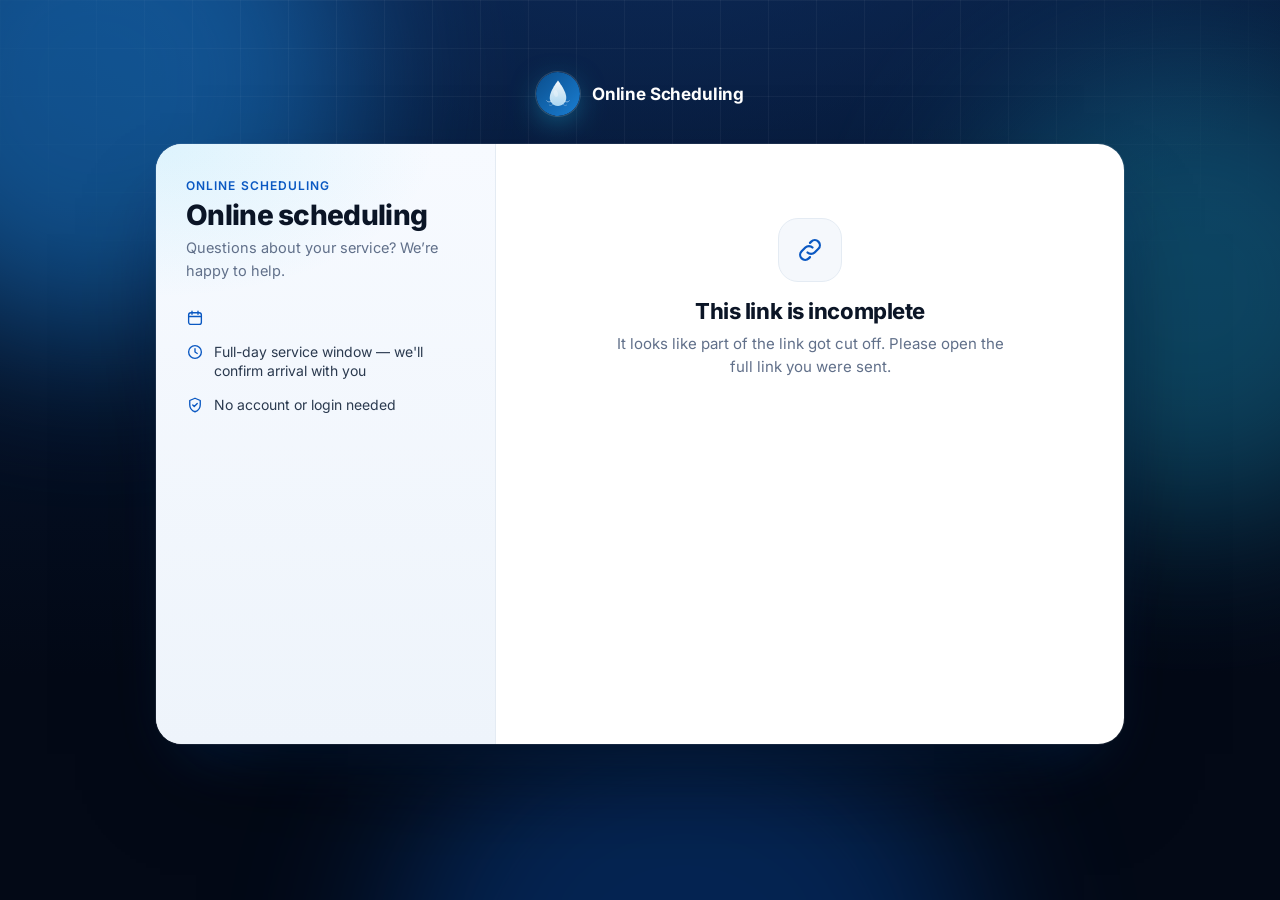
<file: book/index.html>
<!DOCTYPE html>
<html lang="en">
<head>
  <meta charset="UTF-8">
  <meta name="viewport" content="width=device-width, initial-scale=1.0, viewport-fit=cover">
  <meta name="theme-color" content="#071a3a">
  <meta name="robots" content="noindex, nofollow">
  <meta name="referrer" content="no-referrer">
  <meta name="description" content="Pick the day that works best for your service.">
  <title>Book your service day</title>
  <link rel="icon" type="image/svg+xml" href="logo.svg">
  <link rel="apple-touch-icon" href="logo.svg">
  <link rel="preload" href="../fonts/inter-latin.woff2" as="font" type="font/woff2" crossorigin>
  <link rel="stylesheet" href="../fonts/inter.css">
  <link rel="stylesheet" href="style.css">
</head>
<body>
  <div class="backdrop" aria-hidden="true">
    <div class="aurora a1"></div>
    <div class="aurora a2"></div>
    <div class="aurora a3"></div>
    <div class="grid-lines"></div>
  </div>

  <div class="shell">
    <div class="demo-pill" id="demoPill" hidden>Demo mode &middot; nothing is sent</div>
    <header class="brand">
      <img src="logo.svg" alt="" class="brand-logo" width="44" height="44">
      <div>
        <div class="brand-name" id="bizName">&nbsp;</div>
        <div class="brand-tag" id="bizTag">&nbsp;</div>
      </div>
    </header>

    <main class="card" id="card">
      <!-- Left: context + summary -->
      <aside class="side">
        <div class="side-top">
          <div class="eyebrow" id="greeting">Online scheduling</div>
          <h1 class="side-title" id="sideTitle">Pick your service day</h1>
          <p class="side-text" id="sideText">Choose any open day &mdash; no account, no time slots. We'll take it from there.</p>
          <div class="service-chip" id="serviceChip" hidden>
            <svg viewBox="0 0 24 24" aria-hidden="true"><path d="M12 3c3 4 6 7.2 6 10.5A6 6 0 0 1 6 13.5C6 10.2 9 7 12 3z"/></svg>
            <span id="serviceText"></span>
          </div>
        </div>

        <ul class="meta" id="meta">
          <li>
            <svg viewBox="0 0 24 24" aria-hidden="true"><rect x="3.5" y="5" width="17" height="15.5" rx="3"/><path d="M3.5 10h17M8 3v4M16 3v4"/></svg>
            <span id="windowText">&nbsp;</span>
          </li>
          <li class="meta-extra">
            <svg viewBox="0 0 24 24" aria-hidden="true"><circle cx="12" cy="12" r="8.5"/><path d="M12 7.5V12l3 2"/></svg>
            <span>Full-day service window &mdash; we'll confirm arrival with you</span>
          </li>
          <li class="meta-extra">
            <svg viewBox="0 0 24 24" aria-hidden="true"><path d="M12 3l7 3v5.5c0 4.4-3 8-7 9.5-4-1.5-7-5.1-7-9.5V6l7-3z"/><path d="M9 12l2 2 4-4"/></svg>
            <span>No account or login needed</span>
          </li>
        </ul>

        <div class="side-pick" id="sidePick" hidden>
          <div class="side-pick-label" id="sidePickLabel">Your day</div>
          <div class="side-pick-date" id="sidePickDate"></div>
        </div>

        <a class="side-call" id="sideCall" hidden>
          <svg viewBox="0 0 24 24" aria-hidden="true"><path d="M5 4h3.5l1.7 4.3-2.2 1.4a11 11 0 0 0 6.3 6.3l1.4-2.2L20 15.5V19a1.5 1.5 0 0 1-1.6 1.5A16.5 16.5 0 0 1 3.5 5.6 1.5 1.5 0 0 1 5 4z"/></svg>
          <span>Questions? <strong id="sideCallNum"></strong></span>
        </a>
      </aside>

      <!-- Right: steps -->
      <section class="main" aria-live="polite">

        <!-- Loading -->
        <div class="view" id="view-loading">
          <div class="sk sk-line w40"></div>
          <div class="sk sk-line w70 tall"></div>
          <div class="sk-grid" id="skGrid"></div>
        </div>

        <!-- Step 1: calendar -->
        <div class="view" id="view-calendar" hidden>
          <div class="view-head">
            <div class="eyebrow" id="calEyebrow">Step 1 of 2</div>
            <h2 id="calTitle">Choose your day</h2>
          </div>

          <div class="notice" id="calNotice" hidden></div>

          <div class="month-bar">
            <button class="icon-btn" id="prevMonth" aria-label="Previous month">
              <svg viewBox="0 0 24 24"><path d="M15 6l-6 6 6 6"/></svg>
            </button>
            <div class="month-label" id="monthLabel"></div>
            <button class="icon-btn" id="nextMonth" aria-label="Next month">
              <svg viewBox="0 0 24 24"><path d="M9 6l6 6-6 6"/></svg>
            </button>
          </div>

          <div class="dow" aria-hidden="true">
            <span>Sun</span><span>Mon</span><span>Tue</span><span>Wed</span><span>Thu</span><span>Fri</span><span>Sat</span>
          </div>
          <div class="days" id="days"></div>

          <div class="legend">
            <span><i class="lg lg-open"></i>Available</span>
            <span><i class="lg lg-na"></i>Unavailable</span>
            <span id="legendCurrent" hidden><i class="lg lg-current"></i>Your current day</span>
          </div>

          <div class="pick-bar" id="pickBar">
            <div class="pick-bar-text">
              <span class="pick-bar-label" id="pickBarLabel">Selected</span>
              <span class="pick-bar-date" id="pickBarDate">Tap an open day</span>
            </div>
            <button class="btn btn-primary" id="continueBtn" disabled>
              <span class="btn-text" id="continueText">Continue</span>
              <svg class="btn-arrow" viewBox="0 0 24 24" aria-hidden="true"><path d="M5 12h14M13 6l6 6-6 6"/></svg>
              <span class="spinner" aria-hidden="true"></span>
            </button>
          </div>
          <button class="text-btn keep-btn" id="keepBtn" hidden>Keep my current day</button>
        </div>

        <!-- Step 2: details -->
        <div class="view" id="view-details" hidden>
          <button class="back-btn" id="backBtn">
            <svg viewBox="0 0 24 24" aria-hidden="true"><path d="M15 6l-6 6 6 6"/></svg>
            Back
          </button>
          <div class="view-head">
            <div class="eyebrow">Step 2 of 2</div>
            <h2>Your details</h2>
          </div>

          <div class="picked">
            <div class="picked-tile">
              <span class="picked-mon" id="pickedMon"></span>
              <span class="picked-day" id="pickedDay"></span>
            </div>
            <div class="picked-text">
              <div class="picked-label">Service day</div>
              <div class="picked-date" id="pickedDate"></div>
            </div>
            <button class="text-btn" id="changePicked">Change</button>
          </div>

          <form id="detailsForm" novalidate autocomplete="on">
            <div class="field" id="nameField">
              <input id="fName" name="name" type="text" placeholder=" " autocomplete="name" maxlength="80" required>
              <label for="fName">Full name</label>
              <div class="field-error" id="nameError">Please enter your name.</div>
            </div>
            <div class="field">
              <input id="fPhone" name="tel" type="tel" placeholder=" " autocomplete="tel" inputmode="tel" maxlength="30">
              <label for="fPhone">Phone number</label>
              <span class="opt">Optional</span>
            </div>
            <div class="field">
              <input id="fAddress" name="street-address" type="text" placeholder=" " autocomplete="street-address" maxlength="200">
              <label for="fAddress">Service address</label>
              <span class="opt">Optional</span>
            </div>
            <button class="btn btn-primary btn-block" id="confirmBtn" type="submit">
              <span class="btn-text" id="confirmText">Confirm</span>
              <span class="spinner" aria-hidden="true"></span>
            </button>
            <p class="fine">Your details go only to <span class="biz-inline"></span> and are used just to confirm your service.</p>
          </form>
        </div>

        <!-- Done -->
        <div class="view" id="view-done" hidden>
          <div class="done-head">
            <div class="success-mark" aria-hidden="true">
              <svg viewBox="0 0 52 52"><circle class="sm-ring" cx="26" cy="26" r="24"/><path class="sm-check" d="M15 27l7.5 7.5L37.5 19"/></svg>
            </div>
            <h2 id="doneTitle">You're all set!</h2>
            <p class="done-sub" id="doneSub"></p>
          </div>

          <div class="ticket">
            <div class="ticket-tile">
              <span class="ticket-mon" id="ticketMon"></span>
              <span class="ticket-day" id="ticketDay"></span>
              <span class="ticket-wd" id="ticketWd"></span>
            </div>
            <div class="ticket-body">
              <div class="ticket-label">Service day</div>
              <div class="ticket-date" id="ticketDate"></div>
              <div class="ticket-who" id="ticketWho"></div>
            </div>
          </div>

          <div class="cal-actions">
            <a class="btn btn-ghost" id="gcalBtn" target="_blank" rel="noopener">
              <svg viewBox="0 0 24 24" aria-hidden="true"><rect x="3.5" y="5" width="17" height="15.5" rx="3"/><path d="M3.5 10h17M8 3v4M16 3v4"/></svg>
              Google Calendar
            </a>
            <button class="btn btn-ghost" id="icsBtn">
              <svg viewBox="0 0 24 24" aria-hidden="true"><path d="M12 4v11M7 10l5 5 5-5M5 20h14"/></svg>
              Apple / Outlook
            </button>
          </div>

          <div class="manage">
            <button class="btn btn-soft" id="changeBtn">Change day</button>
            <button class="btn btn-soft danger" id="cancelBtn">Cancel booking</button>
          </div>
          <p class="fine center">Plans change? Reopen this same link any time to move or cancel your day.</p>
        </div>

        <!-- Messages: expired, full, not found, error -->
        <div class="view" id="view-message" hidden>
          <div class="msg">
            <div class="msg-icon" id="msgIcon"></div>
            <h2 id="msgTitle"></h2>
            <p id="msgText"></p>
            <div class="msg-actions" id="msgActions"></div>
          </div>
        </div>
      </section>
    </main>

    <footer class="foot">
      <a class="foot-call" id="footCall" hidden></a>
      <span id="footName"></span>
    </footer>
  </div>

  <!-- Cancel confirmation -->
  <div class="modal" id="cancelModal" hidden>
    <div class="modal-scrim" data-close></div>
    <div class="modal-panel" role="dialog" aria-modal="true" aria-labelledby="cancelTitle">
      <h3 id="cancelTitle">Cancel your booking?</h3>
      <p id="cancelText"></p>
      <div class="modal-actions">
        <button class="btn btn-soft" data-close>Keep it</button>
        <button class="btn btn-danger" id="cancelConfirm">
          <span class="btn-text">Yes, cancel</span>
          <span class="spinner" aria-hidden="true"></span>
        </button>
      </div>
    </div>
  </div>

  <div class="toast" id="toast" role="status"></div>

  <script src="config.js"></script>
  <script src="api.js"></script>
  <script src="app.js"></script>
</body>
</html>
</file>
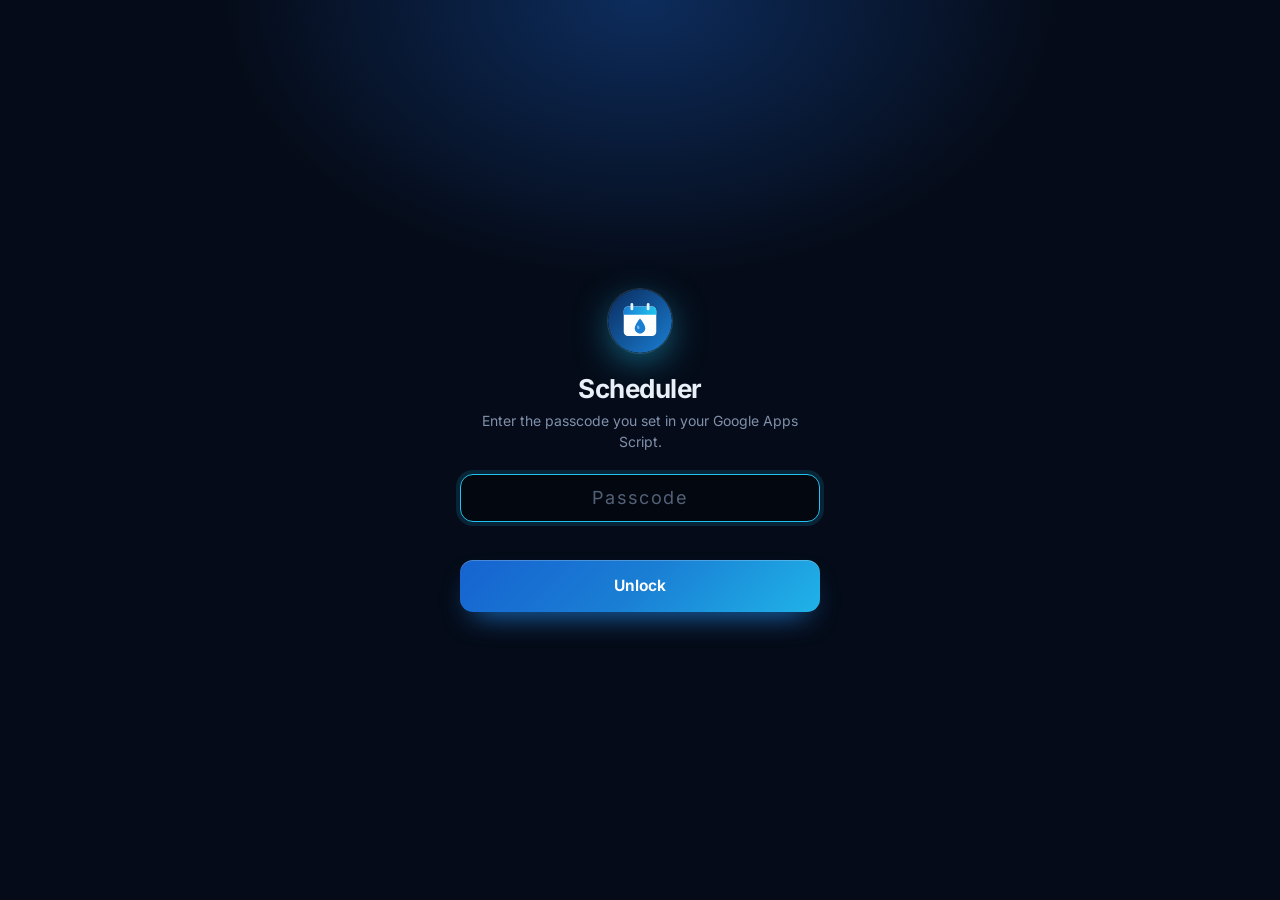
<file: scheduler/index.html>
<!DOCTYPE html>
<html lang="en">
<head>
  <meta charset="UTF-8">
  <meta name="viewport" content="width=device-width, initial-scale=1.0, viewport-fit=cover">
  <meta name="theme-color" content="#050b18">
  <meta name="robots" content="noindex, nofollow">
  <meta name="referrer" content="no-referrer">
  <meta name="description" content="Splash Pressure Washing - send booking links, set available days, see bookings">
  <meta name="mobile-web-app-capable" content="yes">
  <meta name="apple-mobile-web-app-capable" content="yes">
  <meta name="apple-mobile-web-app-status-bar-style" content="black-translucent">
  <meta name="apple-mobile-web-app-title" content="Scheduler">
  <link rel="manifest" href="manifest.json">
  <link rel="icon" type="image/svg+xml" href="icons/icon.svg">
  <link rel="apple-touch-icon" href="icons/icon.svg">
  <link rel="preload" href="../fonts/inter-latin.woff2" as="font" type="font/woff2" crossorigin>
  <link rel="stylesheet" href="../fonts/inter.css">
  <link rel="stylesheet" href="style.css">
  <title>Splash Scheduler</title>
</head>
<body>
  <div class="bg" aria-hidden="true"><div class="glow g1"></div><div class="glow g2"></div><div class="grid"></div></div>

  <header class="top">
    <div class="top-brand">
      <img src="icons/icon.svg" alt="" class="top-logo" width="38" height="38">
      <div>
        <div class="top-title">Scheduler</div>
        <div class="top-sub" id="topSub">Splash Pressure Washing</div>
      </div>
    </div>
    <div class="top-right">
      <span class="conn" id="conn"><i></i><span id="connText">Demo</span></span>
      <button class="round-btn" id="installBtn" hidden aria-label="Install app">
        <svg viewBox="0 0 24 24"><path d="M12 4v11M7 10l5 5 5-5M5 20h14"/></svg>
      </button>
      <button class="round-btn" id="refreshBtn" aria-label="Refresh">
        <svg viewBox="0 0 24 24"><path d="M20 11a8 8 0 1 0-2.3 5.7M20 4v7h-7"/></svg>
      </button>
    </div>
  </header>

  <main class="content">
    <div class="demo-banner" id="demoBanner" hidden>
      <div>
        <strong>Demo mode.</strong> Everything stays on this device so you can try it out. Customers can't use these links yet.
      </div>
      <button class="link-btn" data-goto="settings">Go live</button>
    </div>

    <!-- ===== Bookings ===== -->
    <section class="tab active" id="tab-bookings">
      <div class="stats">
        <div class="stat"><div class="stat-num" id="statUpcoming">&ndash;</div><div class="stat-label">Upcoming</div></div>
        <div class="stat"><div class="stat-num" id="statWeek">&ndash;</div><div class="stat-label">Next 7 days</div></div>
        <div class="stat"><div class="stat-num" id="statWaiting">&ndash;</div><div class="stat-label">Links out</div></div>
      </div>

      <div class="section-head">
        <h2>Activity</h2>
        <span class="pill-new" id="newCount" hidden></span>
      </div>
      <div class="activity" id="activity"></div>
      <button class="more-btn" id="moreActivity" hidden>Show more</button>

      <div class="section-head"><h2>Upcoming jobs</h2></div>
      <div id="upcoming"></div>

      <details class="past-list" id="pastWrap">
        <summary>Past &amp; cancelled</summary>
        <div id="past"></div>
      </details>
    </section>

    <!-- ===== Availability ===== -->
    <section class="tab" id="tab-availability">
      <div class="section-head">
        <h2>Availability</h2>
        <span class="save-state" id="saveState"></span>
      </div>

      <div class="panel">
        <div class="panel-title">Days you work</div>
        <p class="hint">Customers can only pick these weekdays. Block or open single days on the calendar below.</p>
        <div class="weekdays" id="weekdays"></div>
      </div>

      <div class="panel two-col">
        <div>
          <div class="panel-title">Jobs per day</div>
          <div class="stepper">
            <button id="capDown" aria-label="Fewer jobs per day">&minus;</button>
            <span id="capVal">1</span>
            <button id="capUp" aria-label="More jobs per day">+</button>
          </div>
          <p class="hint">A day closes once it has this many bookings.</p>
        </div>
        <div>
          <div class="panel-title">Earliest booking</div>
          <div class="select-wrap">
            <select id="minNotice">
              <option value="0">Same day</option>
              <option value="1">Tomorrow</option>
              <option value="2">2 days out</option>
              <option value="3">3 days out</option>
              <option value="7">1 week out</option>
              <option value="14">2 weeks out</option>
            </select>
          </div>
          <p class="hint">Customers can't grab a day sooner than this.</p>
        </div>
      </div>

      <div class="panel">
        <div class="cal-head">
          <button class="round-btn" id="aPrev" aria-label="Previous month"><svg viewBox="0 0 24 24"><path d="M15 6l-6 6 6 6"/></svg></button>
          <div class="cal-month" id="aMonth"></div>
          <button class="round-btn" id="aNext" aria-label="Next month"><svg viewBox="0 0 24 24"><path d="M9 6l6 6-6 6"/></svg></button>
        </div>
        <p class="hint center">Tap a day to block it. Tap it again to open it back up.</p>
        <div class="dow"><span>S</span><span>M</span><span>T</span><span>W</span><span>T</span><span>F</span><span>S</span></div>
        <div class="adays" id="adays"></div>
        <div class="alegend">
          <span><i class="k k-open"></i>Open</span>
          <span><i class="k k-blocked"></i>Blocked</span>
          <span><i class="k k-off"></i>Day off</span>
          <span><i class="k k-booked"></i>Booked</span>
          <span><i class="k k-full"></i>Full</span>
        </div>
        <div class="panel-actions">
          <button class="btn btn-soft" id="blockRangeBtn">
            <svg viewBox="0 0 24 24"><rect x="3.5" y="5" width="17" height="15.5" rx="3"/><path d="M3.5 10h17M9 14l6 4M15 14l-6 4"/></svg>
            Block a date range
          </button>
        </div>
      </div>
    </section>

    <!-- ===== Send link ===== -->
    <section class="tab" id="tab-send">
      <div class="panel hero-panel">
        <div class="panel-kicker">New booking link</div>
        <h2 class="panel-h">Send a customer your calendar</h2>
        <p class="hint">They'll only see the days you choose here, and they can only pick a day you're open.</p>

        <label class="lbl" for="lnCustomer">Customer name <span>optional &middot; they see it; notes in (parentheses) stay private</span></label>
        <input class="inp" id="lnCustomer" type="text" placeholder="Sarah Johnson" autocomplete="off" maxlength="60">

        <label class="lbl" for="lnService">Service <span>optional &middot; shown to the customer</span></label>
        <input class="inp" id="lnService" type="text" placeholder="House wash + driveway" autocomplete="off" maxlength="80">
        <div class="quick" id="serviceQuick"></div>

        <div class="lbl">Days they can see</div>
        <div class="chips" id="rangeChips"></div>
        <div class="custom-range" id="customRange" hidden>
          <label>From<input class="inp" type="date" id="customStart"></label>
          <label>To<input class="inp" type="date" id="customEnd"></label>
        </div>
        <div class="range-preview" id="rangePreview"></div>

        <button class="btn btn-primary btn-block" id="createLinkBtn">
          <span class="btn-text">Create link</span>
          <span class="spinner"></span>
        </button>
      </div>

      <div class="section-head">
        <h2>Sent links</h2>
        <div class="seg" id="linkFilter">
          <button class="on" data-f="active">Active</button>
          <button data-f="all">All</button>
        </div>
      </div>
      <div id="linkList"></div>
    </section>

    <!-- ===== Settings ===== -->
    <section class="tab" id="tab-settings">
      <div class="panel">
        <div class="panel-title">Your business</div>
        <label class="lbl" for="sBiz">Business name</label>
        <input class="inp" id="sBiz" type="text" maxlength="80">
        <label class="lbl" for="sTag">Tagline <span>shown under your name</span></label>
        <input class="inp" id="sTag" type="text" maxlength="120">
        <label class="lbl" for="sPhone">Phone for customers <span>optional</span></label>
        <input class="inp" id="sPhone" type="tel" maxlength="30" placeholder="(757) 555-0100">
        <label class="lbl" for="sOwner">Your first name <span>used in link texts</span></label>
        <input class="inp" id="sOwner" type="text" maxlength="40" placeholder="First name">
      </div>

      <div class="panel">
        <div class="panel-title">Alerts when a customer books, changes, or cancels</div>
        <label class="lbl" for="sEmail">Email alerts to</label>
        <input class="inp" id="sEmail" type="email" maxlength="120" placeholder="Your Google account email">
        <p class="hint">Tip: Gmail may skip the phone alert for mail your own account sends to itself. Use a different address here (like your business email) or turn on phone push below.</p>

        <label class="lbl" for="sNtfy">Phone push (free ntfy app) <span>optional</span></label>
        <div class="inp-row">
          <input class="inp" id="sNtfy" type="text" maxlength="64" placeholder="Topic name" autocomplete="off" spellcheck="false">
          <button class="btn btn-soft" id="genTopic">Generate</button>
        </div>
        <details class="howto">
          <summary>How to set up phone push</summary>
          <ol>
            <li>Install <strong>ntfy</strong> from the Play Store or App Store.</li>
            <li>Tap <strong>Generate</strong> above, then <strong>Save settings</strong>.</li>
            <li>In ntfy, tap <strong>+</strong>, type the exact topic name, and subscribe.</li>
            <li>Press <strong>Send test alert</strong> below.</li>
          </ol>
          <p>Alerts only say what happened (a new booking, a change, a cancellation), never a name, phone number, or address. Tap one to open the Scheduler. Anyone who knows a topic name can read its alerts, so keep the generated name private.</p>
        </details>

        <label class="toggle">
          <input type="checkbox" id="sCal">
          <span class="toggle-ui"></span>
          <span>Add bookings to my Google Calendar <em>as all-day events (moved or removed automatically)</em></span>
        </label>

        <div class="panel-actions">
          <button class="btn btn-soft" id="testAlertBtn"><span class="btn-text">Send test alert</span><span class="spinner"></span></button>
        </div>
      </div>

      <button class="btn btn-primary btn-block sticky-save" id="saveSettingsBtn">
        <span class="btn-text">Save settings</span><span class="spinner"></span>
      </button>

      <div class="panel" id="connPanel">
        <div class="panel-title">Connection</div>
        <div class="conn-line" id="connLine"></div>
        <div id="urlBox">
          <label class="lbl" for="sUrl">Google Apps Script web app URL</label>
          <input class="inp mono" id="sUrl" type="url" placeholder="https://script.google.com/macros/s/.../exec" spellcheck="false" autocomplete="off">
          <div class="panel-actions">
            <button class="btn btn-soft" id="connectBtn">Connect</button>
            <button class="btn btn-soft" id="disconnectBtn" hidden>Back to demo</button>
          </div>
        </div>
        <div id="liveOnly" hidden>
          <div class="twostep">
            <div class="twostep-text">
              <strong>Two-step sign-in</strong>
              <span id="twoStepState">Off. Signing in only needs your passcode.</span>
            </div>
            <button class="btn btn-soft" id="twoStepBtn">Turn on</button>
          </div>
          <div class="panel-actions">
            <button class="btn btn-soft" id="passBtn">Change passcode</button>
            <button class="btn btn-soft" id="signOutBtn">Lock this device</button>
          </div>
        </div>
      </div>

      <div class="panel" id="setupPanel">
        <div class="panel-title">Go live (one time, about 10 minutes on a computer)</div>
        <p class="hint">Bookings, emails, and calendar events run on a free Google Apps Script in your own Google account. No monthly fees.</p>
        <ol class="steps">
          <li>Open <a href="https://sheets.new" target="_blank" rel="noopener">sheets.new</a> to make a new Google Sheet. Name it <strong>Splash Bookings</strong>.</li>
          <li>In the sheet: <strong>Extensions &rarr; Apps Script</strong>. Click in the code, press <strong>Ctrl+A</strong> (<strong>Cmd+A</strong> on a Mac), then <strong>Delete</strong>, so the editor is completely empty.</li>
          <li>Copy the booking server code and paste it in. Scroll to the bottom: the last line must be <code>// ---- END OF FILE (Splash Booking backend) ----</code>. Delete anything below it.
            <div class="panel-actions"><button class="btn btn-soft" id="copyCodeBtn">Copy server code</button><a class="btn btn-soft" href="backend/Code.js" target="_blank" rel="noopener">View code</a></div>
          </li>
          <li>Near the top, change <code>'CHANGE-ME'</code> to your own passcode: 10 or more characters that aren't a word, name, date, or phone number. Press save.</li>
          <li><strong>setup</strong> is already picked in the function menu next to <strong>Run</strong>. Press <strong>Run</strong> and approve the permissions. Google warns that it hasn't verified the app because it's your own private script. Choose <strong>Advanced &rarr; Go to &hellip; (unsafe)</strong>. If Google lists checkboxes, tick <strong>Select all</strong>, then <strong>Continue</strong> or <strong>Allow</strong>.</li>
          <li><strong>Deploy &rarr; New deployment</strong>, gear icon &rarr; <strong>Web app</strong>. Set <em>Execute as: Me</em> and <em>Who has access: Anyone</em>. Press <strong>Deploy</strong> and copy the Web app URL.</li>
          <li>Paste the URL in <strong>Connection</strong> above, press <strong>Connect</strong>, and enter your passcode.</li>
          <li>For short, clean customer links, put the same URL in <code>book/config.js</code> in your GitHub repo.</li>
        </ol>
        <p class="hint">Updating to newer server code later: paste over the old code the same way and save (no need to change the passcode or run setup again), then <strong>Deploy &rarr; Manage deployments &rarr; Edit &rarr; Version: New version &rarr; Deploy</strong>. The URL stays the same.</p>
      </div>

      <div class="panel" id="demoPanel" hidden>
        <div class="panel-title">Demo data</div>
        <p class="hint">Clears the sample bookings and links on this device.</p>
        <div class="panel-actions"><button class="btn btn-soft danger" id="resetDemoBtn">Reset demo</button></div>
      </div>
    </section>
  </main>

  <nav class="tabbar">
    <button class="tb on" data-tab="bookings">
      <svg viewBox="0 0 24 24"><rect x="3.5" y="5" width="17" height="15.5" rx="3"/><path d="M3.5 10h17M8 3v4M16 3v4M8.5 15l2.2 2 4.8-4.5"/></svg>
      <span>Bookings</span><b class="badge" id="badge" hidden></b>
    </button>
    <button class="tb" data-tab="availability">
      <svg viewBox="0 0 24 24"><rect x="3.5" y="5" width="17" height="15.5" rx="3"/><path d="M3.5 10h17M8 3v4M16 3v4"/><path d="M8 14h2M14 14h2M8 17.5h2"/></svg>
      <span>Availability</span>
    </button>
    <button class="tb" data-tab="send">
      <svg viewBox="0 0 24 24"><path d="M21 3L10.5 13.5M21 3l-6.5 18-4-7.5L3 9.5 21 3z"/></svg>
      <span>Send link</span>
    </button>
    <button class="tb" data-tab="settings">
      <svg viewBox="0 0 24 24"><circle cx="12" cy="12" r="3"/><path d="M19.4 15a1.7 1.7 0 0 0 .3 1.8l.1.1a2 2 0 1 1-2.8 2.8l-.1-.1a1.7 1.7 0 0 0-1.8-.3 1.7 1.7 0 0 0-1 1.5V21a2 2 0 1 1-4 0v-.1a1.7 1.7 0 0 0-1.1-1.5 1.7 1.7 0 0 0-1.8.3l-.1.1a2 2 0 1 1-2.8-2.8l.1-.1a1.7 1.7 0 0 0 .3-1.8 1.7 1.7 0 0 0-1.5-1H3a2 2 0 1 1 0-4h.1a1.7 1.7 0 0 0 1.5-1.1 1.7 1.7 0 0 0-.3-1.8l-.1-.1a2 2 0 1 1 2.8-2.8l.1.1a1.7 1.7 0 0 0 1.8.3H9a1.7 1.7 0 0 0 1-1.5V3a2 2 0 1 1 4 0v.1a1.7 1.7 0 0 0 1 1.5 1.7 1.7 0 0 0 1.8-.3l.1-.1a2 2 0 1 1 2.8 2.8l-.1.1a1.7 1.7 0 0 0-.3 1.8V9a1.7 1.7 0 0 0 1.5 1H21a2 2 0 1 1 0 4h-.1a1.7 1.7 0 0 0-1.5 1z"/></svg>
      <span>Settings</span>
    </button>
  </nav>

  <!-- Passcode lock -->
  <div class="lock" id="lock" hidden>
    <div class="lock-card">
      <img src="icons/icon.svg" alt="" width="64" height="64" class="lock-logo">
      <h1>Scheduler</h1>
      <p id="lockText">Enter the passcode you set in your Google Apps Script.</p>
      <form id="lockForm">
        <input class="inp" id="lockInput" type="password" placeholder="Passcode" autocomplete="current-password" required>
        <input class="inp lock-code" id="lockCode" type="text" inputmode="numeric" maxlength="7" placeholder="6-digit code" autocomplete="one-time-code" aria-label="6-digit code from your authenticator app" hidden>
        <input class="inp lock-rescue" id="lockRescue" type="text" maxlength="24" placeholder="One-time sign-in code" autocomplete="off" autocapitalize="characters" spellcheck="false" aria-label="One-time sign-in code from Apps Script" hidden>
        <div class="lock-err" id="lockErr"></div>
        <button class="btn btn-primary btn-block" id="lockBtn" type="submit"><span class="btn-text">Unlock</span><span class="spinner"></span></button>
      </form>
      <button class="link-btn" id="lockRescueBtn" type="button" hidden>Locked out? Use a one-time sign-in code</button>
      <p class="lock-help" id="lockRescueHelp" hidden>On a computer, open Apps Script, pick <strong>makeOneTimeSignInCode</strong> next to Run, press Run, and type the code it shows here along with your passcode.</p>
      <button class="link-btn" id="lockDemo">Use demo mode instead</button>
    </div>
  </div>

  <!-- Bottom sheet -->
  <div class="sheet" id="sheet" hidden>
    <div class="sheet-scrim" data-close></div>
    <div class="sheet-panel" role="dialog" aria-modal="true">
      <div class="sheet-grab"></div>
      <div id="sheetBody"></div>
    </div>
  </div>

  <div class="toast" id="toast" role="status"><span id="toastText"></span><button id="toastAction" hidden></button></div>

  <script src="../cleanup.js"></script>
  <script src="../book/config.js"></script>
  <script src="backend/Code.js"></script>
  <script src="../book/api.js" data-owner-app></script>
  <script src="app.js"></script>
</body>
</html>
</file>
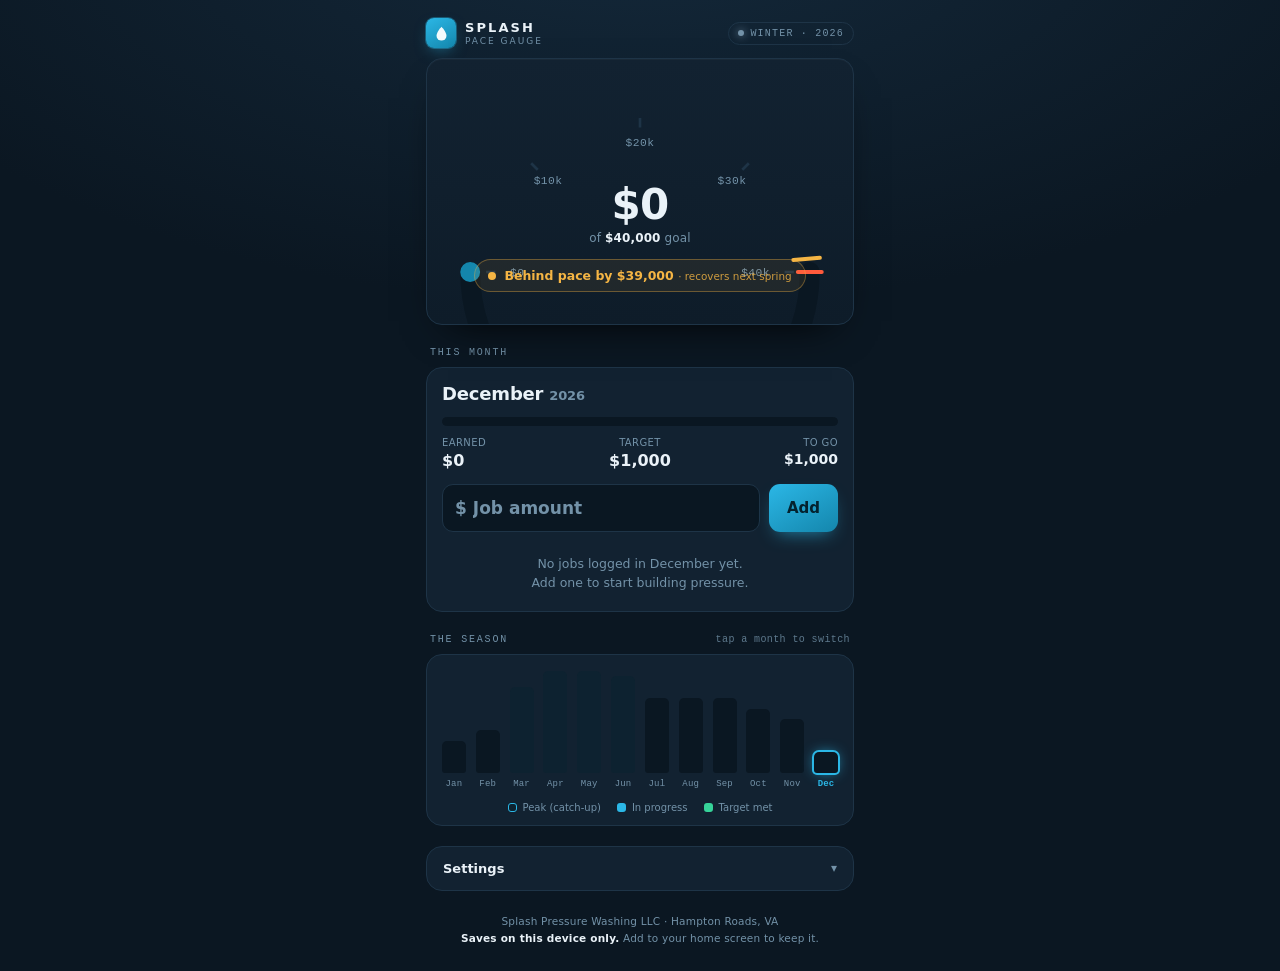
<file: splash-pace-tracker.html>
<!DOCTYPE html>
<html lang="en">
<head>
<meta charset="UTF-8">
<meta name="viewport" content="width=device-width, initial-scale=1.0, viewport-fit=cover">
<meta name="apple-mobile-web-app-capable" content="yes">
<meta name="apple-mobile-web-app-status-bar-style" content="black-translucent">
<meta name="theme-color" content="#0B1722">
<title>Splash — Pace Gauge</title>
<style>
  :root{
    --panel:#0B1722;
    --panel-raised:#122231;
    --panel-line:#1E3447;
    --ink:#EAF2F8;
    --mute:#7392A8;
    --water:#2BB7E6;
    --water-deep:#1486AC;
    --redline:#FF5A3C;
    --onpace:#36D399;
    --amber:#F5B544;
    --r:16px;
  }
  *{box-sizing:border-box;-webkit-tap-highlight-color:transparent;}
  html,body{margin:0;padding:0;}
  body{
    background:
      radial-gradient(120% 80% at 50% -10%, #14293B 0%, var(--panel) 55%) fixed,
      var(--panel);
    color:var(--ink);
    font-family:-apple-system,BlinkMacSystemFont,"Segoe UI",system-ui,Roboto,sans-serif;
    font-variant-numeric:tabular-nums;
    -webkit-font-smoothing:antialiased;
    min-height:100vh;
    padding:env(safe-area-inset-top) env(safe-area-inset-right) calc(env(safe-area-inset-bottom) + 24px) env(safe-area-inset-left);
  }
  .wrap{max-width:460px;margin:0 auto;padding:18px 16px 0;}

  /* ---- masthead ---- */
  .mast{display:flex;align-items:center;justify-content:space-between;margin-bottom:10px;}
  .brand{display:flex;align-items:center;gap:9px;}
  .brand-mark{
    width:30px;height:30px;border-radius:8px;flex:none;
    background:linear-gradient(150deg,var(--water),var(--water-deep));
    display:flex;align-items:center;justify-content:center;
    box-shadow:0 0 0 1px rgba(43,183,230,.35),0 6px 16px -6px rgba(43,183,230,.6);
  }
  .brand-mark svg{width:17px;height:17px;display:block;}
  .brand-name{font-weight:800;letter-spacing:.16em;font-size:13px;}
  .brand-sub{font-size:9px;letter-spacing:.22em;color:var(--mute);text-transform:uppercase;margin-top:1px;}
  .season-tag{
    font-family:ui-monospace,"SF Mono",Menlo,monospace;
    font-size:10px;letter-spacing:.12em;text-transform:uppercase;
    color:var(--mute);border:1px solid var(--panel-line);
    padding:5px 9px;border-radius:999px;display:flex;align-items:center;gap:6px;
  }
  .season-dot{width:6px;height:6px;border-radius:50%;background:var(--water);box-shadow:0 0 8px var(--water);}

  /* ---- gauge card ---- */
  .gauge-card{
    background:linear-gradient(180deg,var(--panel-raised),#0E1C29);
    border:1px solid var(--panel-line);border-radius:var(--r);
    padding:14px 14px 18px;position:relative;overflow:hidden;
    box-shadow:0 18px 40px -22px #000, inset 0 1px 0 rgba(255,255,255,.03);
  }
  .gauge-wrap{position:relative;width:100%;}
  svg.gauge{display:block;width:100%;height:auto;overflow:visible;}
  .arc-track{fill:none;stroke:#0A1722;stroke-width:15;stroke-linecap:round;}
  .arc-val{fill:none;stroke:url(#fluid);stroke-width:15;stroke-linecap:round;
    transition:stroke-dashoffset 1.25s cubic-bezier(.16,.84,.34,1);}
  .tick-min{stroke:var(--panel-line);stroke-width:2;}
  .tick-lbl{fill:var(--mute);font-size:8.5px;font-family:ui-monospace,"SF Mono",Menlo,monospace;letter-spacing:.04em;}
  .pace-tick{stroke-width:3;stroke-linecap:round;}
  .redline-tick{stroke:var(--redline);stroke-width:3;stroke-linecap:round;}

  .gauge-center{
    position:absolute;left:0;right:0;bottom:6%;
    display:flex;flex-direction:column;align-items:center;text-align:center;
  }
  .earned{font-size:42px;font-weight:800;letter-spacing:-.02em;line-height:1;}
  .earned .cents{font-size:.5em;font-weight:700;color:var(--mute);margin-left:1px;}
  .goal-line{font-size:12px;color:var(--mute);margin-top:5px;letter-spacing:.01em;}
  .goal-line b{color:var(--ink);font-weight:700;}

  .pace-chip{
    margin:14px auto 0;display:inline-flex;align-items:center;gap:8px;
    font-size:12.5px;font-weight:600;padding:8px 13px;border-radius:999px;
    border:1px solid;max-width:100%;
  }
  .pace-chip .pico{width:8px;height:8px;border-radius:50%;flex:none;}
  .pace-chip small{font-weight:500;opacity:.82;}
  .pace-ahead{color:var(--onpace);border-color:rgba(54,211,153,.35);background:rgba(54,211,153,.08);}
  .pace-ahead .pico{background:var(--onpace);}
  .pace-behind{color:var(--amber);border-color:rgba(245,181,68,.35);background:rgba(245,181,68,.08);}
  .pace-behind .pico{background:var(--amber);}
  .pace-flat{color:var(--mute);border-color:var(--panel-line);background:transparent;}
  .pace-flat .pico{background:var(--mute);}

  /* ---- section label ---- */
  .sec-label{
    font-family:ui-monospace,"SF Mono",Menlo,monospace;
    font-size:10px;letter-spacing:.18em;text-transform:uppercase;color:var(--mute);
    margin:22px 4px 9px;display:flex;align-items:center;justify-content:space-between;
  }
  .sec-label .hint{letter-spacing:.04em;text-transform:none;font-size:10px;color:var(--mute);opacity:.8;}

  /* ---- month card ---- */
  .month-card{
    background:var(--panel-raised);border:1px solid var(--panel-line);border-radius:var(--r);
    padding:15px 15px 16px;
  }
  .mc-head{display:flex;align-items:baseline;justify-content:space-between;margin-bottom:13px;}
  .mc-name{font-size:18px;font-weight:800;letter-spacing:-.01em;}
  .mc-name .yr{color:var(--mute);font-weight:600;font-size:13px;margin-left:6px;}
  .mc-peak{
    font-family:ui-monospace,"SF Mono",Menlo,monospace;font-size:9px;letter-spacing:.1em;
    text-transform:uppercase;color:var(--water);border:1px solid rgba(43,183,230,.4);
    padding:3px 7px;border-radius:999px;
  }
  .mc-bar{height:9px;border-radius:6px;background:#0A1722;overflow:hidden;position:relative;border:1px solid #0A1722;}
  .mc-bar-fill{height:100%;border-radius:6px;background:linear-gradient(90deg,var(--water-deep),var(--water));
    transition:width .6s cubic-bezier(.16,.84,.34,1);}
  .mc-stats{display:flex;justify-content:space-between;margin-top:11px;gap:10px;}
  .stat{flex:1;}
  .stat .k{font-size:10px;letter-spacing:.04em;text-transform:uppercase;color:var(--mute);margin-bottom:3px;}
  .stat .v{font-size:16px;font-weight:700;}
  .stat .v.sm{font-size:14px;}
  .stat.right{text-align:right;}
  .catchup-note{
    margin-top:11px;font-size:11.5px;color:var(--amber);
    background:rgba(245,181,68,.07);border:1px solid rgba(245,181,68,.22);
    border-radius:10px;padding:8px 10px;line-height:1.45;
  }
  .catchup-note b{font-weight:700;}

  /* ---- log row ---- */
  .log-row{display:flex;gap:9px;margin-top:14px;}
  .log-input{
    flex:1;display:flex;align-items:center;background:#0A1722;border:1px solid var(--panel-line);
    border-radius:11px;padding:0 12px;
  }
  .log-input span{color:var(--mute);font-weight:700;font-size:17px;}
  .log-input input{
    flex:1;background:none;border:none;outline:none;color:var(--ink);
    font-size:17px;font-weight:700;font-variant-numeric:tabular-nums;
    padding:13px 6px;width:100%;font-family:inherit;
  }
  .log-input input::placeholder{color:var(--mute);font-weight:600;}
  button{font-family:inherit;cursor:pointer;border:none;}
  .btn-add{
    background:linear-gradient(150deg,var(--water),var(--water-deep));color:#04222E;
    font-weight:800;font-size:15px;border-radius:11px;padding:0 18px;min-width:62px;
    box-shadow:0 8px 18px -8px rgba(43,183,230,.7);
  }
  .btn-add:active{transform:translateY(1px);}
  .btn-quick{
    width:100%;margin-top:9px;background:transparent;border:1px dashed var(--panel-line);
    color:var(--water);font-weight:700;font-size:13.5px;border-radius:11px;padding:11px;
    display:flex;align-items:center;justify-content:center;gap:7px;
  }
  .btn-quick:active{background:rgba(43,183,230,.06);}

  .jobs{margin-top:15px;}
  .jobs-empty{font-size:12.5px;color:var(--mute);text-align:center;padding:8px 0 2px;line-height:1.5;}
  .job{
    display:flex;align-items:center;justify-content:space-between;
    padding:10px 0;border-top:1px solid var(--panel-line);
  }
  .job:first-child{border-top:none;}
  .job-amt{font-weight:700;font-size:15px;}
  .job-meta{font-size:11px;color:var(--mute);margin-top:1px;}
  .job-del{
    background:none;color:var(--mute);font-size:18px;line-height:1;padding:6px 8px;
    border-radius:8px;flex:none;
  }
  .job-del:active{background:rgba(255,90,60,.12);color:var(--redline);}
  .jobs-more{font-size:11px;color:var(--mute);text-align:center;padding-top:9px;}

  /* ---- season strip ---- */
  .season-card{
    background:var(--panel-raised);border:1px solid var(--panel-line);border-radius:var(--r);
    padding:16px 12px 12px;
  }
  .bars{display:flex;align-items:flex-end;gap:4px;height:118px;}
  .bcol{flex:1;display:flex;flex-direction:column;align-items:center;gap:6px;cursor:pointer;height:100%;justify-content:flex-end;}
  .btrack{
    width:100%;max-width:24px;border-radius:5px 5px 3px 3px;position:relative;
    background:#0A1722;display:flex;align-items:flex-end;overflow:hidden;
    transition:box-shadow .2s;
  }
  .bfill{width:100%;border-radius:0 0 3px 3px;background:linear-gradient(180deg,var(--water),var(--water-deep));transition:height .5s cubic-bezier(.16,.84,.34,1);}
  .bcol.peak .btrack{background:#0d2230;}
  .bcol.sel .btrack{box-shadow:0 0 0 2px var(--water),0 0 14px -2px var(--water);}
  .bcol.met .bfill{background:linear-gradient(180deg,var(--onpace),#1f9e6f);}
  .blabel{font-size:9px;letter-spacing:.02em;color:var(--mute);font-family:ui-monospace,"SF Mono",Menlo,monospace;}
  .bcol.sel .blabel{color:var(--ink);font-weight:700;}
  .bcol.now .blabel{color:var(--water);}
  .season-legend{display:flex;gap:16px;justify-content:center;margin-top:13px;font-size:10px;color:var(--mute);}
  .lg{display:flex;align-items:center;gap:6px;}
  .lg i{width:9px;height:9px;border-radius:3px;display:inline-block;}
  .lg .i-peak{background:#0d2230;border:1px solid var(--water);}
  .lg .i-met{background:var(--onpace);}
  .lg .i-prog{background:var(--water);}

  /* ---- settings ---- */
  details.settings{margin-top:20px;border:1px solid var(--panel-line);border-radius:var(--r);overflow:hidden;background:var(--panel-raised);}
  details.settings summary{
    list-style:none;cursor:pointer;padding:14px 16px;font-size:13px;font-weight:700;
    display:flex;align-items:center;justify-content:space-between;color:var(--ink);
  }
  details.settings summary::-webkit-details-marker{display:none;}
  .sum-chev{color:var(--mute);transition:transform .2s;font-size:12px;}
  details.settings[open] .sum-chev{transform:rotate(180deg);}
  .set-body{padding:4px 16px 18px;border-top:1px solid var(--panel-line);}
  .set-field{margin-top:15px;}
  .set-field label{display:block;font-size:11px;letter-spacing:.03em;text-transform:uppercase;color:var(--mute);margin-bottom:7px;}
  .set-input{display:flex;align-items:center;background:#0A1722;border:1px solid var(--panel-line);border-radius:10px;padding:0 12px;}
  .set-input span{color:var(--mute);font-weight:700;}
  .set-input input{flex:1;background:none;border:none;outline:none;color:var(--ink);font-size:16px;font-weight:700;padding:12px 6px;font-family:inherit;font-variant-numeric:tabular-nums;}
  .set-help{font-size:11px;color:var(--mute);margin-top:7px;line-height:1.5;}
  .set-help b{color:var(--ink);font-weight:600;}
  .btn-reset{margin-top:18px;width:100%;background:transparent;border:1px solid rgba(255,90,60,.4);color:var(--redline);font-weight:700;font-size:13.5px;border-radius:10px;padding:12px;}
  .btn-reset:active{background:rgba(255,90,60,.1);}

  .foot{text-align:center;font-size:10.5px;color:var(--mute);margin-top:22px;line-height:1.6;letter-spacing:.02em;}
  .foot b{color:var(--ink);font-weight:600;}

  :focus-visible{outline:2px solid var(--water);outline-offset:2px;}

  @media (prefers-reduced-motion: reduce){
    *{transition:none !important;}
  }

  /* ---- backfill modal ---- */
  .btn-backfill{margin-top:12px;width:100%;background:transparent;border:1px solid rgba(43,183,230,.4);color:var(--water);font-weight:700;font-size:13.5px;border-radius:10px;padding:12px;min-height:44px;}
  .btn-backfill:active{background:rgba(43,183,230,.08);}
  .modal-overlay{position:fixed;inset:0;background:rgba(0,0,0,.72);display:flex;align-items:center;justify-content:center;z-index:1000;padding:16px;overscroll-behavior:contain;}
  .modal-overlay.hidden{display:none;}
  .modal-panel{background:var(--panel-raised);border:1px solid var(--panel-line);border-radius:var(--r);width:100%;max-width:420px;max-height:82vh;overflow-y:auto;padding:20px 16px 16px;box-shadow:0 24px 60px -12px #000;}
  .modal-hd{display:flex;align-items:center;justify-content:space-between;margin-bottom:16px;}
  .modal-hd h2{font-size:16px;font-weight:800;margin:0;letter-spacing:-.01em;}
  .modal-close{background:none;color:var(--mute);font-size:22px;line-height:1;padding:0;width:44px;height:44px;display:flex;align-items:center;justify-content:center;border-radius:10px;flex:none;border:none;}
  .modal-close:active{background:rgba(255,255,255,.05);color:var(--ink);}
  .bf-row{display:flex;align-items:center;gap:12px;padding:9px 0;border-top:1px solid var(--panel-line);}
  .bf-row:first-child{border-top:none;}
  .bf-label{font-size:14px;font-weight:700;min-width:72px;flex:none;}
  .bf-inp-wrap{display:flex;align-items:center;background:#0A1722;border:1px solid var(--panel-line);border-radius:10px;padding:0 10px;flex:1;}
  .bf-inp-wrap span{color:var(--mute);font-weight:700;}
  .bf-inp-wrap input{flex:1;background:none;border:none;outline:none;color:var(--ink);font-size:16px;font-weight:700;padding:11px 6px;font-family:inherit;font-variant-numeric:tabular-nums;width:100%;min-height:44px;}
  .modal-actions{display:flex;gap:10px;margin-top:18px;}
  .btn-bf-save{flex:1;background:linear-gradient(150deg,var(--water),var(--water-deep));color:#04222E;font-weight:800;font-size:15px;border-radius:11px;padding:14px;min-height:44px;border:none;}
  .btn-bf-save:active{transform:translateY(1px);}
  .btn-bf-cancel{background:transparent;border:1px solid var(--panel-line);color:var(--mute);font-weight:700;font-size:15px;border-radius:11px;padding:14px;min-height:44px;}
  .btn-bf-cancel:active{background:rgba(255,255,255,.04);}
  .modal-empty{font-size:13px;color:var(--mute);padding:14px 0;text-align:center;line-height:1.6;}
</style>
</head>
<body>
<div class="wrap">

  <div class="mast">
    <div class="brand">
      <div class="brand-mark">
        <svg viewBox="0 0 24 24" fill="none"><path d="M12 2.5C12 2.5 5 10 5 15a7 7 0 0 0 14 0c0-5-7-12.5-7-12.5Z" fill="#fff" fill-opacity=".95"/></svg>
      </div>
      <div>
        <div class="brand-name">SPLASH</div>
        <div class="brand-sub">Pace Gauge</div>
      </div>
    </div>
    <div class="season-tag"><span class="season-dot" id="seasonDot"></span><span id="seasonName">—</span></div>
  </div>

  <!-- GAUGE -->
  <div class="gauge-card">
    <div class="gauge-wrap">
      <svg class="gauge" viewBox="0 0 300 176" id="gaugeSvg" role="img" aria-label="Annual revenue gauge">
        <defs>
          <linearGradient id="fluid" x1="0" y1="0" x2="1" y2="0">
            <stop offset="0" stop-color="#1486AC"/>
            <stop offset="1" stop-color="#46D2F2"/>
          </linearGradient>
        </defs>
        <path class="arc-track" id="arcTrack"/>
        <path class="arc-val" id="arcVal"/>
        <g id="scaleTicks"></g>
        <line class="redline-tick" id="redlineTick"/>
        <line class="pace-tick" id="paceTick"/>
      </svg>
      <div class="gauge-center">
        <div class="earned" id="earnedBig">$0</div>
        <div class="goal-line">of <b id="goalBig">$40,000</b> goal</div>
        <div class="pace-chip pace-flat" id="paceChip">
          <span class="pico"></span><span id="paceTxt">Season starting</span>
        </div>
      </div>
    </div>
  </div>

  <!-- MONTH -->
  <div class="sec-label"><span>This month</span><span class="hint" id="mcHint"></span></div>
  <div class="month-card">
    <div class="mc-head">
      <div class="mc-name"><span id="mcName">Month</span><span class="yr" id="mcYear"></span></div>
      <span class="mc-peak" id="mcPeak" style="display:none">Peak season</span>
    </div>
    <div class="mc-bar"><div class="mc-bar-fill" id="mcFill" style="width:0%"></div></div>
    <div class="mc-stats">
      <div class="stat"><div class="k">Earned</div><div class="v" id="mcEarned">$0</div></div>
      <div class="stat" style="text-align:center"><div class="k">Target</div><div class="v" id="mcTarget">$0</div></div>
      <div class="stat right"><div class="k">To go</div><div class="v sm" id="mcRemain">$0</div></div>
    </div>
    <div class="catchup-note" id="catchNote" style="display:none"></div>

    <div class="log-row">
      <div class="log-input"><span>$</span><input id="amtInput" type="number" inputmode="decimal" min="0" step="1" placeholder="Job amount"></div>
      <button class="btn-add" id="addBtn">Add</button>
    </div>
    <button class="btn-quick" id="quickBtn" style="display:none"></button>

    <div class="jobs" id="jobsList"></div>
  </div>

  <!-- SEASON -->
  <div class="sec-label"><span>The season</span><span class="hint">tap a month to switch</span></div>
  <div class="season-card">
    <div class="bars" id="bars"></div>
    <div class="season-legend">
      <div class="lg"><i class="i-peak"></i>Peak (catch-up)</div>
      <div class="lg"><i class="i-prog"></i>In progress</div>
      <div class="lg"><i class="i-met"></i>Target met</div>
    </div>
  </div>

  <!-- SETTINGS -->
  <details class="settings">
    <summary>Settings <span class="sum-chev">▾</span></summary>
    <div class="set-body">
      <div class="set-field">
        <label>Annual goal</label>
        <div class="set-input"><span>$</span><input id="goalInput" type="number" inputmode="numeric" min="0" step="500"></div>
        <div class="set-help">Changing this rescales every month's target but keeps the seasonal shape. Bump to <b>$55,000</b> for your Stage 2 income goal.</div>
      </div>
      <div class="set-field">
        <label>Default job amount (one-tap log)</label>
        <div class="set-input"><span>$</span><input id="defaultInput" type="number" inputmode="decimal" min="0" step="1" placeholder="e.g. 375"></div>
        <div class="set-help">Set your average ticket to log a typical job in one tap.</div>
      </div>
      <button class="btn-backfill" id="backfillBtn">Backfill year to date</button>
      <button class="btn-reset" id="resetBtn">Reset this year's jobs</button>
    </div>
  </details>

  <div class="foot">
    Splash Pressure Washing LLC · Hampton Roads, VA<br>
    <b>Saves on this device only.</b> Add to your home screen to keep it.
  </div>
</div>

<!-- BACKFILL MODAL -->
<div class="modal-overlay hidden" id="backfillOverlay" role="dialog" aria-modal="true" aria-labelledby="backfillTitle">
  <div class="modal-panel">
    <div class="modal-hd">
      <h2 id="backfillTitle">Backfill year to date</h2>
      <button class="modal-close" id="backfillClose" aria-label="Close modal">×</button>
    </div>
    <div id="backfillRows"></div>
    <div class="modal-actions">
      <button class="btn-bf-cancel" id="backfillCancel">Cancel</button>
      <button class="btn-bf-save" id="backfillSave">Save backfill</button>
    </div>
  </div>
</div>

<script>
(function(){
  "use strict";

  var PCT = {1:0.0375,2:0.05,3:0.10,4:0.1375,5:0.1375,6:0.1125,7:0.0875,8:0.0875,9:0.0875,10:0.075,11:0.0625,12:0.025};
  var PEAK = [3,4,5,6];
  var MShort = ["Jan","Feb","Mar","Apr","May","Jun","Jul","Aug","Sep","Oct","Nov","Dec"];
  var MFull  = ["January","February","March","April","May","June","July","August","September","October","November","December"];
  var SEASON = {Winter:[12,1,2],Spring:[3,4,5],Summer:[6,7,8],Fall:[9,10,11]};
  var KEY = "splash_pace_v1";

  var now = new Date();
  var CUR_Y = now.getFullYear();
  var CUR_M = now.getMonth()+1;
  var selM = CUR_M;

  // ---- state ----
  var state = {goal:40000, def:null, jobs:[]};
  try{
    var raw = localStorage.getItem(KEY);
    if(raw){ var p = JSON.parse(raw);
      if(p && typeof p==="object"){
        if(typeof p.goal==="number" && p.goal>0) state.goal=p.goal;
        if(typeof p.def==="number" && p.def>0) state.def=p.def;
        if(Array.isArray(p.jobs)) state.jobs=p.jobs;
      }
    }
  }catch(e){}

  function save(){ try{ localStorage.setItem(KEY, JSON.stringify(state)); }catch(e){} }

  // ---- money ----
  function money(n){
    n = n||0;
    var neg = n<0; n=Math.abs(n);
    var whole = Math.round(n);
    return (neg?"-$":"$") + whole.toLocaleString("en-US");
  }
  function moneyExact(n){
    n=n||0; var neg=n<0; n=Math.abs(n);
    var s = n.toLocaleString("en-US",{minimumFractionDigits:(n%1?2:0),maximumFractionDigits:2});
    return (neg?"-$":"$")+s;
  }

  // ---- calc ----
  function target(m){ return state.goal * PCT[m]; }
  function earned(m,y){ y=y||CUR_Y; var t=0; for(var i=0;i<state.jobs.length;i++){var j=state.jobs[i]; if(j.m===m&&j.y===y) t+=j.amt;} return t; }
  function earnedYTD(){ var t=0; for(var m=1;m<=12;m++) t+=earned(m); return t; }

  function pace(){
    var exp=0, got=0;
    for(var m=1;m<CUR_M;m++){ exp+=target(m); got+=earned(m); }
    var diff = got-exp;                       // + ahead / - behind, measured through last completed month
    var behind = Math.max(0,-diff);
    var remPeak = PEAK.filter(function(x){return x>=CUR_M;});
    var per = (behind>0 && remPeak.length>0) ? behind/remPeak.length : 0;
    return {exp:exp, got:got, diff:diff, behind:behind, remPeak:remPeak, per:per, hasCompleted:(CUR_M>1)};
  }
  function adjTarget(m){
    var p = pace();
    if(p.per>0 && PEAK.indexOf(m)>=0 && m>=CUR_M) return target(m)+p.per;
    return target(m);
  }

  function seasonOf(m){ for(var s in SEASON){ if(SEASON[s].indexOf(m)>=0) return s; } return ""; }

  // ---- gauge geometry ----
  var CX=150, CY=150, R=128;
  function ptArc(frac, rr){
    var ang = Math.PI*(1-frac);
    return {x: CX + rr*Math.cos(ang), y: CY - rr*Math.sin(ang)};
  }
  var arcVal = document.getElementById("arcVal");
  var arcTrack = document.getElementById("arcTrack");
  (function buildArc(){
    var a=ptArc(0,R), b=ptArc(1,R);
    var d = "M "+a.x.toFixed(2)+" "+a.y.toFixed(2)+" A "+R+" "+R+" 0 0 0 "+b.x.toFixed(2)+" "+b.y.toFixed(2);
    arcTrack.setAttribute("d",d);
    arcVal.setAttribute("d",d);
  })();
  var ARC_LEN = arcVal.getTotalLength ? arcVal.getTotalLength() : Math.PI*R;
  arcVal.style.strokeDasharray = ARC_LEN;
  arcVal.style.strokeDashoffset = ARC_LEN;

  function buildScale(){
    var g = document.getElementById("scaleTicks"); g.innerHTML="";
    for(var i=0;i<=4;i++){
      var f=i/4;
      var o=ptArc(f,R-12), inn=ptArc(f,R-19), lbl=ptArc(f,R-30);
      var ns="http://www.w3.org/2000/svg";
      var ln=document.createElementNS(ns,"line");
      ln.setAttribute("class","tick-min");
      ln.setAttribute("x1",o.x.toFixed(1));ln.setAttribute("y1",o.y.toFixed(1));
      ln.setAttribute("x2",inn.x.toFixed(1));ln.setAttribute("y2",inn.y.toFixed(1));
      g.appendChild(ln);
      var tx=document.createElementNS(ns,"text");
      tx.setAttribute("class","tick-lbl");
      tx.setAttribute("x",lbl.x.toFixed(1));tx.setAttribute("y",(lbl.y+3).toFixed(1));
      tx.setAttribute("text-anchor", f<0.15?"start":(f>0.85?"end":"middle"));
      var val = state.goal*f;
      tx.textContent = val>=1000 ? "$"+Math.round(val/1000)+"k" : "$"+Math.round(val);
      g.appendChild(tx);
    }
    // redline tick at 100%
    var ro=ptArc(1,R+9), ri=ptArc(1,R-9), rl=document.getElementById("redlineTick");
    rl.setAttribute("x1",ro.x.toFixed(1));rl.setAttribute("y1",ro.y.toFixed(1));
    rl.setAttribute("x2",ri.x.toFixed(1));rl.setAttribute("y2",ri.y.toFixed(1));
  }

  function setPaceTick(){
    var p = pace();
    var f = state.goal>0 ? Math.min(1, Math.max(0, p.exp/state.goal)) : 0;
    var tk = document.getElementById("paceTick");
    if(!p.hasCompleted || f<=0.001){ tk.style.display="none"; return; }
    tk.style.display="";
    var o=ptArc(f,R+8), i=ptArc(f,R-12);
    tk.setAttribute("x1",o.x.toFixed(1));tk.setAttribute("y1",o.y.toFixed(1));
    tk.setAttribute("x2",i.x.toFixed(1));tk.setAttribute("y2",i.y.toFixed(1));
    tk.setAttribute("stroke", p.diff>=0 ? "#36D399" : "#F5B544");
  }

  // ---- render ----
  function renderGauge(){
    var ytd = earnedYTD();
    document.getElementById("earnedBig").textContent = money(ytd);
    document.getElementById("goalBig").textContent = money(state.goal);
    buildScale();
    setPaceTick();
    var frac = state.goal>0 ? Math.min(1, ytd/state.goal) : 0;
    // animate fill
    requestAnimationFrame(function(){
      requestAnimationFrame(function(){ arcVal.style.strokeDashoffset = (ARC_LEN*(1-frac)).toFixed(2); });
    });

    // pace chip
    var p = pace();
    var chip = document.getElementById("paceChip");
    var txt = document.getElementById("paceTxt");
    chip.className = "pace-chip ";
    var inner = "";
    if(!p.hasCompleted){
      chip.className += "pace-flat";
      txt.innerHTML = "Season just getting started";
    } else if(p.diff >= 0){
      chip.className += "pace-ahead";
      txt.innerHTML = "Ahead of pace by "+money(p.diff);
    } else {
      chip.className += "pace-behind";
      if(p.remPeak.length>0){
        var lab = p.remPeak.length===1 ? MShort[p.remPeak[0]-1]
                  : MShort[p.remPeak[0]-1]+"–"+MShort[p.remPeak[p.remPeak.length-1]-1];
        txt.innerHTML = "Behind pace by "+money(p.behind)+" <small>· rolled into "+lab+"</small>";
      } else {
        txt.innerHTML = "Behind pace by "+money(p.behind)+" <small>· recovers next spring</small>";
      }
    }
  }

  function renderMonth(){
    var isPeak = PEAK.indexOf(selM)>=0;
    var base = target(selM);
    var adj = adjTarget(selM);
    var got = earned(selM);
    var rem = Math.max(0, adj-got);
    document.getElementById("mcName").textContent = MFull[selM-1];
    document.getElementById("mcYear").textContent = CUR_Y;
    document.getElementById("mcPeak").style.display = isPeak ? "" : "none";
    document.getElementById("mcEarned").textContent = money(got);
    document.getElementById("mcTarget").textContent = money(adj);
    document.getElementById("mcRemain").textContent = money(rem);
    var pctFill = adj>0 ? Math.min(100,(got/adj)*100) : 0;
    var fill = document.getElementById("mcFill");
    fill.style.width = pctFill+"%";
    if(got>=adj && adj>0){ fill.style.background="linear-gradient(90deg,#1f9e6f,#36D399)"; }
    else { fill.style.background="linear-gradient(90deg,#1486AC,#2BB7E6)"; }

    // hint
    var hint = document.getElementById("mcHint");
    if(selM===CUR_M) hint.textContent = "";
    else hint.textContent = (selM<CUR_M?"past":"upcoming");

    // catch-up note
    var cn = document.getElementById("catchNote");
    var extra = adj - base;
    if(extra > 0.5){
      cn.style.display="";
      cn.innerHTML = "Catch-up: base "+money(base)+" <b>+ "+money(extra)+"</b> rolled in from earlier shortfall = <b>"+money(adj)+"</b> target.";
    } else { cn.style.display="none"; }

    renderJobs();
  }

  function renderJobs(){
    var box = document.getElementById("jobsList");
    var list = state.jobs.filter(function(j){return j.m===selM && j.y===CUR_Y;}).sort(function(a,b){return b.ts-a.ts;});
    if(list.length===0){
      box.innerHTML = '<div class="jobs-empty">No jobs logged in '+MFull[selM-1]+' yet.<br>Add one to start building pressure.</div>';
      return;
    }
    var html=""; var shown=Math.min(list.length,8);
    for(var i=0;i<shown;i++){
      var j=list[i];
      var d=new Date(j.ts);
      var ds=(d.getMonth()+1)+"/"+d.getDate();
      html += '<div class="job"><div><div class="job-amt">'+moneyExact(j.amt)+'</div><div class="job-meta">logged '+ds+'</div></div>'+
              '<button class="job-del" data-id="'+j.id+'" aria-label="Delete job">×</button></div>';
    }
    if(list.length>shown) html += '<div class="jobs-more">+ '+(list.length-shown)+' more this month</div>';
    box.innerHTML = html;
    var dels = box.querySelectorAll(".job-del");
    for(var k=0;k<dels.length;k++){
      dels[k].addEventListener("click", function(){
        var id=this.getAttribute("data-id");
        state.jobs = state.jobs.filter(function(x){return x.id!=id;});
        save(); renderAll();
      });
    }
  }

  function renderBars(){
    var box=document.getElementById("bars"); box.innerHTML="";
    var maxT=0; for(var m=1;m<=12;m++){ if(adjTarget(m)>maxT) maxT=adjTarget(m); }
    if(maxT<=0) maxT=1;
    for(var m=1;m<=12;m++){
      var col=document.createElement("div");
      var cls="bcol";
      if(PEAK.indexOf(m)>=0) cls+=" peak";
      if(m===selM) cls+=" sel";
      if(m===CUR_M) cls+=" now";
      var got=earned(m), adj=adjTarget(m), met=(adj>0 && got>=adj);
      if(met) cls+=" met";
      col.className=cls;
      var hT=(adj/maxT)*100;
      var hF=adj>0?Math.min(100,(got/adj)*100):0;
      col.innerHTML='<div class="btrack" style="height:'+hT.toFixed(1)+'%"><div class="bfill" style="height:'+hF.toFixed(1)+'%"></div></div>'+
                    '<div class="blabel">'+MShort[m-1]+'</div>';
      (function(mm){ col.addEventListener("click",function(){ selM=mm; renderMonth(); renderBars(); document.getElementById("amtInput").value=""; }); })(m);
      box.appendChild(col);
    }
  }

  function renderSeason(){
    var s=seasonOf(CUR_M);
    document.getElementById("seasonName").textContent = s+" · "+CUR_Y;
    var dot=document.getElementById("seasonDot");
    var c = s==="Spring"?"#36D399":(s==="Summer"?"#2BB7E6":(s==="Fall"?"#F5B544":"#7392A8"));
    dot.style.background=c; dot.style.boxShadow="0 0 8px "+c;
  }

  function renderSettings(){
    document.getElementById("goalInput").value = state.goal;
    document.getElementById("defaultInput").value = state.def!=null ? state.def : "";
    var qb=document.getElementById("quickBtn");
    if(state.def!=null && state.def>0){ qb.style.display=""; qb.textContent="+ Log "+moneyExact(state.def)+" (typical job)"; }
    else qb.style.display="none";
  }

  function renderAll(){ renderGauge(); renderMonth(); renderBars(); renderSeason(); renderSettings(); }

  // ---- actions ----
  function addJob(amt){
    amt = parseFloat(amt);
    if(isNaN(amt) || amt<=0) return;
    state.jobs.push({id:Date.now()+"_"+Math.floor(Math.random()*9999), amt:amt, m:selM, y:CUR_Y, ts:Date.now()});
    save();
    document.getElementById("amtInput").value="";
    renderAll();
  }

  document.getElementById("addBtn").addEventListener("click", function(){ addJob(document.getElementById("amtInput").value); });
  document.getElementById("amtInput").addEventListener("keydown", function(e){ if(e.key==="Enter") addJob(this.value); });
  document.getElementById("quickBtn").addEventListener("click", function(){ if(state.def>0) addJob(state.def); });

  document.getElementById("goalInput").addEventListener("change", function(){
    var v=parseFloat(this.value); if(!isNaN(v)&&v>0){ state.goal=v; save(); renderAll(); }
  });
  document.getElementById("defaultInput").addEventListener("change", function(){
    var v=parseFloat(this.value); state.def=(!isNaN(v)&&v>0)?v:null; save(); renderSettings();
  });
  document.getElementById("resetBtn").addEventListener("click", function(){
    if(confirm("Clear all jobs logged in "+CUR_Y+"? This can't be undone.")){
      state.jobs = state.jobs.filter(function(j){return j.y!==CUR_Y;});
      save(); selM=CUR_M; renderAll();
    }
  });

  // ---- backfill modal ----
  function openBackfillModal(){
    var rowsDiv=document.getElementById("backfillRows");
    rowsDiv.innerHTML="";
    if(CUR_M<=1){
      rowsDiv.innerHTML='<div class="modal-empty">No completed months to backfill yet.<br>Come back in February.</div>';
    } else {
      for(var m=1;m<CUR_M;m++){
        var got=earned(m);
        var row=document.createElement("div");
        row.className="bf-row";
        row.innerHTML='<div class="bf-label">'+MFull[m-1]+'</div>'+
          '<div class="bf-inp-wrap"><span>$</span>'+
          '<input type="number" inputmode="decimal" min="0" step="1" data-m="'+m+'" value="'+Math.round(got)+'">'+
          '</div>';
        rowsDiv.appendChild(row);
      }
    }
    document.getElementById("backfillOverlay").classList.remove("hidden");
  }

  function closeBackfillModal(){
    document.getElementById("backfillOverlay").classList.add("hidden");
  }

  document.getElementById("backfillBtn").addEventListener("click", openBackfillModal);
  document.getElementById("backfillClose").addEventListener("click", closeBackfillModal);
  document.getElementById("backfillCancel").addEventListener("click", closeBackfillModal);

  document.getElementById("backfillOverlay").addEventListener("click", function(e){
    if(e.target===this) closeBackfillModal();
  });

  document.addEventListener("keydown", function(e){
    if(e.key==="Escape" && !document.getElementById("backfillOverlay").classList.contains("hidden"))
      closeBackfillModal();
  });

  document.getElementById("backfillSave").addEventListener("click", function(){
    var inputs=document.getElementById("backfillRows").querySelectorAll("input[data-m]");
    for(var i=0;i<inputs.length;i++){
      var raw=inputs[i].value.trim();
      if(raw==="") continue;
      var amt=parseFloat(raw);
      if(isNaN(amt)||amt<0) continue;
      var m=parseInt(inputs[i].getAttribute("data-m"),10);
      // remove all existing entries for this month/year, then insert one backfill entry
      state.jobs=state.jobs.filter(function(j){return !(j.m===m&&j.y===CUR_Y);});
      state.jobs.push({id:Date.now()+"_bf_"+m+"_"+Math.floor(Math.random()*9999),amt:amt,m:m,y:CUR_Y,ts:Date.now(),src:"backfill"});
    }
    save();
    closeBackfillModal();
    renderAll();
  });

  renderAll();
})();
</script>
</body>
</html>
</file>
<file: fonts/inter.css>
/* Inter 4 (variable, weights 100-900) by The Inter Project Authors, licensed
   under the SIL Open Font License 1.1 (OFL.txt). Served from this site instead
   of Google Fonts, so no third party sees who opens the pages. */
@font-face {
  font-family: 'Inter';
  font-style: normal;
  font-display: swap;
  font-weight: 100 900;
  src: url(inter-latin-ext.woff2) format('woff2');
  unicode-range: U+0100-02BA, U+02BD-02C5, U+02C7-02CC, U+02CE-02D7, U+02DD-02FF, U+0304, U+0308, U+0329, U+1D00-1DBF,
    U+1E00-1E9F, U+1EF2-1EFF, U+2020, U+20A0-20AB, U+20AD-20C0, U+2113, U+2C60-2C7F, U+A720-A7FF;
}
@font-face {
  font-family: 'Inter';
  font-style: normal;
  font-display: swap;
  font-weight: 100 900;
  src: url(inter-latin.woff2) format('woff2');
  unicode-range: U+0000-00FF, U+0131, U+0152-0153, U+02BB-02BC, U+02C6, U+02DA, U+02DC, U+0304, U+0308, U+0329,
    U+2000-206F, U+20AC, U+2122, U+2191, U+2193, U+2212, U+2215, U+FEFF, U+FFFD;
}
</file>
<file: book/style.css>
/* Splash — customer booking page */
*, *::before, *::after { box-sizing: border-box; }

:root {
  --bg-0: #030916;
  --bg-1: #071a3a;
  --brand: #0a58c2;
  --brand-2: #1a7fd4;
  --cyan: #22c3ee;
  --ink: #0b1526;
  --ink-2: #2b3a4f;
  --muted: #61708a;
  --faint: #b5c1cf;
  --line: #e4ebf3;
  --surface: #ffffff;
  --surface-2: #f5f8fc;
  --open: #ebf4ff;
  --open-hover: #d9eaff;
  --open-ink: #0a4fb0;
  --danger: #e5484d;
  --success: #10b981;
  --ease: cubic-bezier(.2, .8, .2, 1);
  --radius: 14px;
  --font: 'Inter', -apple-system, BlinkMacSystemFont, 'Segoe UI', Roboto, Helvetica, Arial, sans-serif;
}

html { -webkit-text-size-adjust: 100%; }
body {
  margin: 0;
  min-height: 100vh;
  min-height: 100dvh;
  font-family: var(--font);
  font-feature-settings: 'cv11', 'ss01';
  color: var(--ink);
  background: var(--bg-0);
  -webkit-font-smoothing: antialiased;
  -webkit-tap-highlight-color: transparent;
}
[hidden] { display: none !important; }
button { font: inherit; color: inherit; }

/* ---------- Background ---------- */
.backdrop {
  position: fixed; inset: 0; z-index: 0; overflow: hidden; pointer-events: none;
  background:
    radial-gradient(1100px 700px at 50% -20%, #0d2c5c 0%, transparent 70%),
    linear-gradient(180deg, var(--bg-1) 0%, var(--bg-0) 75%);
}
.aurora {
  position: absolute; border-radius: 50%; filter: blur(80px); opacity: .55;
  animation: drift 26s ease-in-out infinite alternate;
}
.a1 { width: 520px; height: 520px; left: -160px; top: -180px; background: #1a7fd4; }
.a2 { width: 460px; height: 460px; right: -140px; top: 60px; background: #22c3ee; opacity: .28; animation-duration: 32s; animation-delay: -8s; }
.a3 { width: 600px; height: 600px; left: 30%; bottom: -380px; background: #0a58c2; opacity: .35; animation-duration: 38s; }
@keyframes drift {
  0% { transform: translate3d(0, 0, 0) scale(1); }
  100% { transform: translate3d(60px, 40px, 0) scale(1.12); }
}
.grid-lines {
  position: absolute; inset: 0;
  background-image:
    linear-gradient(rgba(255, 255, 255, .045) 1px, transparent 1px),
    linear-gradient(90deg, rgba(255, 255, 255, .045) 1px, transparent 1px);
  background-size: 48px 48px;
  -webkit-mask-image: radial-gradient(ellipse 80% 60% at 50% 0%, #000 30%, transparent 75%);
  mask-image: radial-gradient(ellipse 80% 60% at 50% 0%, #000 30%, transparent 75%);
}

/* ---------- Layout ---------- */
.shell {
  position: relative; z-index: 1;
  max-width: 1000px; margin: 0 auto;
  padding: max(20px, env(safe-area-inset-top)) 16px max(28px, env(safe-area-inset-bottom));
}
.brand {
  display: flex; align-items: center; justify-content: center; gap: 12px;
  margin: 8px 0 22px; color: #fff; text-align: left;
  animation: rise .7s var(--ease) both;
}
.brand-logo {
  width: 44px; height: 44px; border-radius: 50%;
  box-shadow: 0 0 0 1px rgba(255, 255, 255, .15), 0 8px 30px -6px rgba(34, 195, 238, .6);
}
.brand-name { font-weight: 700; font-size: 17px; letter-spacing: -.01em; }
.brand-tag { font-size: 12.5px; color: rgba(255, 255, 255, .62); margin-top: 1px; }

.card {
  display: grid; grid-template-columns: minmax(0, 1fr);
  background: var(--surface);
  border-radius: 26px;
  overflow: hidden;
  overflow: clip; /* clips the corners without trapping the sticky pick bar */
  box-shadow:
    0 0 0 1px rgba(255, 255, 255, .08),
    0 50px 100px -40px rgba(0, 0, 0, .8),
    0 30px 60px -30px rgba(10, 88, 194, .45);
  animation: rise .8s .05s var(--ease) both;
}
@keyframes rise {
  from { opacity: 0; transform: translateY(14px); }
  to { opacity: 1; transform: none; }
}

/* ---------- Side panel ---------- */
.side {
  position: relative;
  padding: 24px 22px 20px;
  background:
    radial-gradient(400px 220px at 0% 0%, rgba(34, 195, 238, .12), transparent 70%),
    linear-gradient(180deg, #f7faff 0%, #eef4fb 100%);
  border-bottom: 1px solid var(--line);
}
.eyebrow {
  font-size: 12px; font-weight: 600; letter-spacing: .09em; text-transform: uppercase;
  color: var(--brand);
}
.side-title {
  margin: 6px 0 6px; font-size: 25px; line-height: 1.15; font-weight: 800; letter-spacing: -.025em;
  text-wrap: balance;
}
.side-text { margin: 0; color: var(--muted); font-size: 14.5px; line-height: 1.55; }
.service-chip {
  display: inline-flex; align-items: center; gap: 7px;
  margin-top: 14px; padding: 7px 12px 7px 10px;
  background: #fff; border: 1px solid var(--line); border-radius: 999px;
  font-size: 13.5px; font-weight: 600; color: var(--ink-2);
  box-shadow: 0 1px 2px rgba(11, 21, 38, .04);
}
.service-chip svg { width: 15px; height: 15px; fill: var(--brand-2); }

.meta { list-style: none; margin: 16px 0 0; padding: 0; display: grid; gap: 10px; }
.meta li { display: flex; align-items: flex-start; gap: 10px; font-size: 14px; color: var(--ink-2); line-height: 1.4; }
.meta svg {
  flex: none; width: 18px; height: 18px; margin-top: 1px;
  fill: none; stroke: var(--brand); stroke-width: 1.8; stroke-linecap: round; stroke-linejoin: round;
}
.meta-extra { display: none !important; }

.side-pick {
  margin-top: 18px; padding: 14px 16px; border-radius: 16px;
  background: linear-gradient(135deg, #0a58c2, #1a7fd4 60%, #22c3ee);
  color: #fff;
  box-shadow: 0 16px 34px -18px rgba(10, 88, 194, .9);
  animation: pop .45s var(--ease) both;
}
.side-pick-label { font-size: 11.5px; letter-spacing: .09em; text-transform: uppercase; opacity: .8; font-weight: 600; }
.side-pick-date { font-size: 17px; font-weight: 700; margin-top: 2px; letter-spacing: -.01em; }
@keyframes pop {
  from { opacity: 0; transform: translateY(6px) scale(.98); }
  to { opacity: 1; transform: none; }
}

.side-call {
  display: none; align-items: center; gap: 10px;
  margin-top: 18px; color: var(--ink-2); font-size: 14px; text-decoration: none;
}
.side-call svg { width: 18px; height: 18px; fill: none; stroke: var(--brand); stroke-width: 1.8; stroke-linejoin: round; }
.side-call strong { color: var(--brand); font-weight: 600; }

/* ---------- Main ---------- */
.main { position: relative; min-width: 0; padding: 22px 18px 24px; min-height: 420px; }
.view { animation: viewIn .45s var(--ease) both; }
@keyframes viewIn {
  from { opacity: 0; transform: translateY(10px); }
  to { opacity: 1; transform: none; }
}
.view-head { margin-bottom: 14px; }
.view-head h2, .done-head h2, .msg h2 {
  margin: 4px 0 0; font-size: 22px; font-weight: 750; letter-spacing: -.02em;
}

.notice {
  display: flex; gap: 10px; align-items: flex-start;
  padding: 12px 14px; margin-bottom: 14px;
  border-radius: 12px; font-size: 14px; line-height: 1.45;
  background: #fff6e8; color: #7a4b00; border: 1px solid #fde3b5;
}

/* Month bar */
.month-bar { display: flex; align-items: center; justify-content: space-between; margin: 4px 0 10px; }
.month-label { font-size: 18px; font-weight: 700; letter-spacing: -.01em; }
.month-label span { color: var(--muted); font-weight: 500; margin-left: 6px; }
.icon-btn {
  width: 40px; height: 40px; border-radius: 12px;
  display: grid; place-items: center;
  border: 1px solid var(--line); background: #fff; cursor: pointer;
  transition: background .2s, border-color .2s, transform .2s var(--ease), opacity .2s;
}
.icon-btn svg { width: 18px; height: 18px; fill: none; stroke: var(--ink); stroke-width: 2; stroke-linecap: round; stroke-linejoin: round; }
.icon-btn:hover:not(:disabled) { background: var(--surface-2); border-color: #d3deea; }
.icon-btn:active:not(:disabled) { transform: scale(.94); }
.icon-btn:disabled { opacity: .3; cursor: default; }
.icon-btn.invisible { visibility: hidden; }

.dow {
  display: grid; grid-template-columns: repeat(7, minmax(0, 1fr)); gap: 6px;
  margin-bottom: 6px;
}
.dow span {
  text-align: center; font-size: 11px; font-weight: 600; letter-spacing: .08em;
  text-transform: uppercase; color: var(--muted); padding: 4px 0;
}

.days { display: grid; grid-template-columns: repeat(7, minmax(0, 1fr)); gap: 6px; }
.days.slide-next { animation: slideNext .38s var(--ease) both; }
.days.slide-prev { animation: slidePrev .38s var(--ease) both; }
@keyframes slideNext { from { opacity: 0; transform: translateX(18px); } to { opacity: 1; transform: none; } }
@keyframes slidePrev { from { opacity: 0; transform: translateX(-18px); } to { opacity: 1; transform: none; } }

.day {
  position: relative;
  aspect-ratio: 1 / 1; min-width: 0; min-height: 40px; padding: 0;
  display: grid; place-items: center;
  border-radius: 12px; border: 0;
  font-size: 15px; font-weight: 500;
  font-variant-numeric: tabular-nums;
  background: transparent; color: var(--faint);
  user-select: none;
}
.day.void { visibility: hidden; }
.day.open {
  cursor: pointer;
  background: var(--open); color: var(--open-ink); font-weight: 650;
  box-shadow: inset 0 0 0 1px rgba(10, 88, 194, .10);
  transition: transform .18s var(--ease), background .18s, box-shadow .2s, color .2s;
}
.day.open:hover { background: var(--open-hover); transform: translateY(-1px); box-shadow: inset 0 0 0 1px rgba(10, 88, 194, .22), 0 6px 14px -8px rgba(10, 88, 194, .5); }
.day.open:active { transform: scale(.95); }
.day.open:focus-visible { outline: none; box-shadow: 0 0 0 3px rgba(34, 195, 238, .55); }
.day.selected, .day.selected:hover {
  color: #fff; background: linear-gradient(135deg, #0a58c2 0%, #1a7fd4 55%, #22c3ee 100%);
  box-shadow: 0 10px 22px -10px rgba(10, 88, 194, .95), 0 0 0 3px rgba(34, 195, 238, .22);
  transform: translateY(-1px);
  animation: select .35s var(--ease);
}
@keyframes select { 0% { transform: scale(.88); } 60% { transform: scale(1.06); } 100% { transform: translateY(-1px); } }
.day.today::after {
  content: ''; position: absolute; bottom: 6px; left: 50%; width: 4px; height: 4px;
  margin-left: -2px; border-radius: 50%; background: currentColor; opacity: .7;
}
.day.current { box-shadow: inset 0 0 0 2px var(--cyan); }
.day.current::before {
  content: ''; position: absolute; top: 5px; right: 5px; width: 6px; height: 6px;
  border-radius: 50%; background: var(--cyan);
}

.legend {
  display: flex; flex-wrap: wrap; gap: 6px 16px; margin-top: 14px;
  font-size: 12.5px; color: var(--muted);
}
.legend span { display: inline-flex; align-items: center; gap: 6px; }
.lg { width: 12px; height: 12px; border-radius: 4px; display: inline-block; }
.lg-open { background: var(--open); box-shadow: inset 0 0 0 1px rgba(10, 88, 194, .25); }
.lg-na { background: #f1f4f8; }
.lg-current { box-shadow: inset 0 0 0 2px var(--cyan); }

/* Pick bar */
.pick-bar {
  position: sticky; bottom: max(12px, env(safe-area-inset-bottom)); z-index: 5;
  display: flex; align-items: center; justify-content: space-between; gap: 12px;
  margin-top: 18px; padding: 10px 10px 10px 16px;
  border-radius: 18px;
  background: rgba(255, 255, 255, .86);
  -webkit-backdrop-filter: saturate(1.6) blur(14px);
  backdrop-filter: saturate(1.6) blur(14px);
  border: 1px solid var(--line);
  box-shadow: 0 18px 40px -22px rgba(11, 21, 38, .45);
  transition: box-shadow .3s, border-color .3s;
}
.pick-bar.ready { border-color: rgba(10, 88, 194, .25); box-shadow: 0 22px 44px -22px rgba(10, 88, 194, .6); }
.pick-bar-text { display: flex; flex-direction: column; min-width: 0; flex: 1; }
.pick-bar .btn { flex: none; }
.pick-bar-label { font-size: 11px; letter-spacing: .08em; text-transform: uppercase; color: var(--muted); font-weight: 600; }
.pick-bar-date { font-size: 15px; font-weight: 700; white-space: nowrap; overflow: hidden; text-overflow: ellipsis; }
.pick-bar:not(.ready) .pick-bar-date { color: var(--faint); font-weight: 500; }
.keep-btn { display: block; margin: 12px auto 0; }

/* ---------- Buttons ---------- */
.btn {
  position: relative; overflow: hidden;
  display: inline-flex; align-items: center; justify-content: center; gap: 8px;
  height: 50px; padding: 0 20px; border-radius: var(--radius); border: 0;
  font-size: 15px; font-weight: 650; letter-spacing: -.005em;
  cursor: pointer; text-decoration: none; white-space: nowrap;
  transition: transform .18s var(--ease), box-shadow .25s, background .2s, opacity .2s, filter .2s;
}
.btn:active:not(:disabled) { transform: scale(.97); }
.btn svg { flex: none; width: 18px; height: 18px; fill: none; stroke: currentColor; stroke-width: 2; stroke-linecap: round; stroke-linejoin: round; }
.btn-primary {
  color: #fff;
  background: linear-gradient(135deg, #0a58c2 0%, #1a7fd4 55%, #22c3ee 110%);
  box-shadow: 0 14px 28px -14px rgba(10, 88, 194, .9), inset 0 1px 0 rgba(255, 255, 255, .25);
}
.btn-primary::before {
  content: ''; position: absolute; top: 0; left: -60%; width: 40%; height: 100%;
  background: linear-gradient(100deg, transparent, rgba(255, 255, 255, .35), transparent);
  transform: skewX(-20deg); transition: left .7s var(--ease);
}
.btn-primary:hover:not(:disabled)::before { left: 130%; }
.btn-primary:hover:not(:disabled) { filter: brightness(1.06); box-shadow: 0 18px 34px -14px rgba(10, 88, 194, 1), inset 0 1px 0 rgba(255, 255, 255, .25); }
.btn-primary:disabled { background: #d7e0ea; color: #fff; box-shadow: none; cursor: default; }
.btn-arrow { transition: transform .25s var(--ease); }
.btn-primary:hover:not(:disabled) .btn-arrow { transform: translateX(3px); }
.btn-block { width: 100%; height: 54px; font-size: 16px; }
.btn-ghost { background: #fff; color: var(--ink); border: 1px solid var(--line); box-shadow: 0 1px 2px rgba(11, 21, 38, .05); }
.btn-ghost:hover { background: var(--surface-2); }
.btn-soft { background: var(--surface-2); color: var(--ink-2); border: 1px solid var(--line); }
.btn-soft:hover { background: #edf2f8; }
.btn-soft.danger { color: var(--danger); }
.btn-danger { background: var(--danger); color: #fff; box-shadow: 0 12px 24px -14px rgba(229, 72, 77, .9); }

.spinner {
  display: none; width: 18px; height: 18px; border-radius: 50%;
  border: 2px solid rgba(255, 255, 255, .45); border-top-color: #fff;
  animation: spin .7s linear infinite;
}
.btn.busy .spinner { display: inline-block; }
.btn.busy .btn-arrow { display: none; }
.btn.busy { pointer-events: none; }
@keyframes spin { to { transform: rotate(360deg); } }

.text-btn {
  background: none; border: 0; padding: 6px 4px; cursor: pointer;
  color: var(--brand); font-weight: 600; font-size: 14px;
}
.text-btn:hover { text-decoration: underline; text-underline-offset: 3px; }
.back-btn {
  display: inline-flex; align-items: center; gap: 4px;
  margin: -4px 0 8px -6px; padding: 6px 8px; border: 0; border-radius: 10px;
  background: none; color: var(--muted); font-size: 14px; font-weight: 600; cursor: pointer;
}
.back-btn:hover { background: var(--surface-2); color: var(--ink); }
.back-btn svg { width: 18px; height: 18px; fill: none; stroke: currentColor; stroke-width: 2; stroke-linecap: round; stroke-linejoin: round; }

/* ---------- Details ---------- */
.picked {
  display: flex; align-items: center; gap: 14px;
  padding: 12px 14px; margin-bottom: 18px;
  border-radius: 16px; background: var(--surface-2); border: 1px solid var(--line);
}
.picked-tile, .ticket-tile {
  flex: none; display: flex; flex-direction: column; align-items: center; justify-content: center;
  border-radius: 12px; background: #fff; overflow: hidden;
  box-shadow: 0 0 0 1px var(--line), 0 6px 16px -10px rgba(11, 21, 38, .35);
}
.picked-tile { width: 52px; height: 56px; }
.picked-mon, .ticket-mon {
  align-self: stretch; text-align: center; color: #fff; font-weight: 700; letter-spacing: .08em;
  background: linear-gradient(135deg, #0a58c2, #22c3ee);
}
.picked-mon { font-size: 10px; padding: 3px 0; }
.picked-day { font-size: 21px; font-weight: 800; line-height: 1.5; letter-spacing: -.02em; }
.picked-text { flex: 1; min-width: 0; }
.picked-label, .ticket-label { font-size: 11.5px; letter-spacing: .08em; text-transform: uppercase; color: var(--muted); font-weight: 600; }
.picked-date { font-size: 16px; font-weight: 700; letter-spacing: -.01em; }

.field { position: relative; margin-bottom: 14px; }
.field input {
  width: 100%; height: 58px; padding: 22px 16px 6px;
  font: inherit; font-size: 16px; color: var(--ink);
  border: 1px solid #d9e3ee; border-radius: var(--radius);
  background: #fbfdff; outline: none;
  transition: border-color .2s, box-shadow .2s, background .2s;
}
.field input:hover { border-color: #c7d5e4; }
.field input:focus { border-color: var(--brand-2); background: #fff; box-shadow: 0 0 0 4px rgba(26, 127, 212, .13); }
.field label {
  position: absolute; left: 17px; top: 19px;
  font-size: 16px; color: var(--muted); pointer-events: none;
  transform-origin: left top;
  transition: transform .2s var(--ease), color .2s;
}
.field input:focus + label,
.field input:not(:placeholder-shown) + label { transform: translateY(-10px) scale(.76); color: var(--brand); font-weight: 600; }
.field input:not(:focus):not(:placeholder-shown) + label { color: var(--muted); }
.opt {
  position: absolute; right: 14px; top: 20px;
  font-size: 12px; color: var(--faint); font-weight: 500; pointer-events: none;
}
.field-error { display: none; margin: 6px 2px 0; font-size: 13px; color: var(--danger); font-weight: 500; }
.field.invalid input { border-color: var(--danger); box-shadow: 0 0 0 4px rgba(229, 72, 77, .12); }
.field.invalid label { color: var(--danger) !important; }
.field.invalid .field-error { display: block; }
.field.shake { animation: shake .4s; }
@keyframes shake { 20%, 60% { transform: translateX(-5px); } 40%, 80% { transform: translateX(5px); } }

.fine { margin: 14px 2px 0; font-size: 12.5px; color: var(--muted); line-height: 1.5; }
.fine.center { text-align: center; }

/* ---------- Done ---------- */
.done-head { text-align: center; padding-top: 6px; }
.done-sub { margin: 6px auto 0; max-width: 380px; color: var(--muted); font-size: 14.5px; line-height: 1.55; }
.success-mark {
  width: 76px; height: 76px; margin: 0 auto 14px; border-radius: 50%;
  display: grid; place-items: center;
  background: radial-gradient(circle at 30% 30%, #ecfdf5, #d1fae5);
  box-shadow: 0 0 0 8px rgba(16, 185, 129, .08), 0 18px 40px -18px rgba(16, 185, 129, .8);
  animation: pop .5s var(--ease) both;
}
.success-mark svg { width: 52px; height: 52px; fill: none; stroke-linecap: round; stroke-linejoin: round; }
.sm-ring { stroke: var(--success); stroke-width: 2.5; stroke-dasharray: 151; stroke-dashoffset: 151; animation: draw .7s .1s var(--ease) forwards; opacity: .35; }
.sm-check { stroke: var(--success); stroke-width: 4; stroke-dasharray: 36; stroke-dashoffset: 36; animation: draw .45s .45s var(--ease) forwards; }
.view.quiet .sm-ring, .view.quiet .sm-check { animation-duration: 0s; animation-delay: 0s; }
@keyframes draw { to { stroke-dashoffset: 0; } }

.ticket {
  display: flex; align-items: center; gap: 16px;
  margin: 22px 0 14px; padding: 16px;
  border-radius: 18px;
  background: linear-gradient(180deg, #fbfdff, #f3f7fc);
  border: 1px solid var(--line);
}
.ticket-tile { width: 76px; height: 88px; }
.ticket-mon { font-size: 11px; padding: 4px 0; }
.ticket-day { font-size: 32px; font-weight: 800; letter-spacing: -.03em; line-height: 1.15; margin-top: 2px; }
.ticket-wd { font-size: 11px; font-weight: 600; color: var(--muted); text-transform: uppercase; letter-spacing: .06em; }
.ticket-body { min-width: 0; }
.ticket-date { font-size: 18px; font-weight: 750; letter-spacing: -.015em; margin-top: 2px; }
.ticket-who { font-size: 14px; color: var(--muted); margin-top: 2px; }

.cal-actions { display: grid; grid-template-columns: 1fr 1fr; gap: 10px; }
.cal-actions .btn { height: 46px; font-size: 14px; padding: 0 12px; }
.manage { display: grid; grid-template-columns: 1fr 1fr; gap: 10px; margin-top: 10px; padding-top: 14px; border-top: 1px dashed var(--line); }
.manage .btn { height: 46px; font-size: 14px; }

/* ---------- Messages ---------- */
.msg { text-align: center; padding: 40px 8px 20px; max-width: 420px; margin: 0 auto; }
.msg-icon {
  width: 64px; height: 64px; margin: 0 auto 16px; border-radius: 20px;
  display: grid; place-items: center;
  background: var(--surface-2); border: 1px solid var(--line);
}
.msg-icon svg { width: 30px; height: 30px; fill: none; stroke: var(--brand); stroke-width: 1.8; stroke-linecap: round; stroke-linejoin: round; }
.msg p { color: var(--muted); font-size: 15px; line-height: 1.55; margin: 8px 0 0; }
.msg-actions { display: flex; flex-wrap: wrap; justify-content: center; gap: 10px; margin-top: 22px; }

/* ---------- Skeleton ---------- */
.sk {
  border-radius: 10px;
  background: linear-gradient(90deg, #eef2f7 0%, #f7f9fc 40%, #eef2f7 80%);
  background-size: 300% 100%;
  animation: shimmer 1.3s ease-in-out infinite;
}
@keyframes shimmer { from { background-position: 100% 0; } to { background-position: -100% 0; } }
.sk-line { height: 12px; margin-bottom: 10px; }
.sk-line.tall { height: 22px; margin-bottom: 22px; }
.w40 { width: 40%; } .w70 { width: 70%; }
.sk-grid { display: grid; grid-template-columns: repeat(7, minmax(0, 1fr)); gap: 6px; }
.sk-day { aspect-ratio: 1 / 1; border-radius: 12px; }

/* ---------- Modal ---------- */
.modal { position: fixed; inset: 0; z-index: 50; display: flex; align-items: flex-end; justify-content: center; }
.modal-scrim {
  position: absolute; inset: 0; background: rgba(3, 9, 22, .55);
  -webkit-backdrop-filter: blur(4px); backdrop-filter: blur(4px);
  animation: fade .25s both;
}
.modal-panel {
  position: relative; width: 100%; max-width: 440px;
  margin: 0 12px max(12px, env(safe-area-inset-bottom));
  padding: 22px; border-radius: 22px; background: #fff;
  box-shadow: 0 40px 80px -30px rgba(0, 0, 0, .7);
  animation: sheetIn .38s var(--ease) both;
}
.modal-panel h3 { margin: 0; font-size: 19px; letter-spacing: -.015em; }
.modal-panel p { margin: 8px 0 0; color: var(--muted); font-size: 14.5px; line-height: 1.55; }
.modal-actions { display: grid; grid-template-columns: 1fr 1fr; gap: 10px; margin-top: 20px; }
@keyframes fade { from { opacity: 0; } }
@keyframes sheetIn { from { opacity: 0; transform: translateY(30px); } }

/* ---------- Toast / demo ---------- */
.toast {
  position: fixed; left: 50%; top: max(16px, env(safe-area-inset-top)); z-index: 60;
  width: max-content; max-width: calc(100vw - 32px);
  padding: 12px 18px; border-radius: 14px;
  background: rgba(11, 21, 38, .94); color: #fff; font-size: 14px; font-weight: 500;
  box-shadow: 0 18px 40px -16px rgba(0, 0, 0, .6);
  transform: translate(-50%, -16px); opacity: 0; pointer-events: none;
  transition: opacity .3s, transform .35s var(--ease);
}
.toast.show { opacity: 1; transform: translate(-50%, 0); }
.demo-pill {
  display: table; margin: 0 auto 14px;
  padding: 6px 12px; border-radius: 999px;
  background: rgba(245, 165, 36, .16); color: #ffd28a; border: 1px solid rgba(245, 165, 36, .35);
  font-size: 12px; font-weight: 600;
  -webkit-backdrop-filter: blur(8px); backdrop-filter: blur(8px);
}

.foot { text-align: center; margin-top: 22px; font-size: 12.5px; color: rgba(255, 255, 255, .42); line-height: 1.8; }
.foot a { color: rgba(255, 255, 255, .75); text-decoration: none; font-weight: 600; }
.foot-call { display: block; }

/* Phones: once booked (or on a message), the side panel steps aside. */
@media (max-width: 879px) {
  .side-pick { display: none !important; }
  .card.focus .side { display: none; }
}

/* ---------- Small phones ---------- */
@media (max-width: 379px) {
  .cal-actions, .manage { grid-template-columns: 1fr; }
}

/* ---------- Larger screens ---------- */
@media (min-width: 560px) {
  .shell { padding-top: 40px; }
  .main { padding: 28px 30px 30px; }
  .side { padding: 28px 30px 24px; }
  .day { font-size: 15.5px; border-radius: 14px; }
  .dow, .days { gap: 8px; }
}

@media (min-width: 880px) {
  .shell { padding-top: 64px; }
  .brand { margin-bottom: 28px; }
  .card { grid-template-columns: 340px minmax(0, 1fr); min-height: 600px; }
  .side {
    display: flex; flex-direction: column;
    padding: 34px 30px; border-bottom: 0; border-right: 1px solid var(--line);
  }
  .side-title { font-size: 28px; }
  .meta { margin-top: 26px; gap: 14px; }
  .meta-extra { display: flex !important; }
  .side-call { display: flex; margin-top: auto; padding-top: 24px; }
  .foot-call { display: none; }
  .side-pick { margin-top: 24px; }
  .main { padding: 34px 36px; }
  .pick-bar { position: static; box-shadow: none; background: var(--surface-2); }
  .pick-bar.ready { box-shadow: none; }
  .modal { align-items: center; }
  .modal-panel { margin: 0 16px; }
}

@media (prefers-reduced-motion: reduce) {
  *, *::before, *::after { animation-duration: .001ms !important; animation-delay: 0s !important; transition-duration: .001ms !important; }
}
</file>
<file: scheduler/style.css>
/* Splash Scheduler — owner app */
*, *::before, *::after { box-sizing: border-box; }

:root {
  --bg: #050b18;
  --bg-2: #0a1428;
  --panel: rgba(255, 255, 255, .045);
  --panel-2: rgba(255, 255, 255, .07);
  --line: rgba(255, 255, 255, .09);
  --line-2: rgba(255, 255, 255, .16);
  --text: #eaf0f8;
  --text-2: #b9c6d8;
  --muted: #8091ab;
  --faint: #536177;
  --blue: #3b8cff;
  --brand: #1a7fd4;
  --cyan: #22c3ee;
  --green: #34d399;
  --amber: #fbbf24;
  --red: #f87171;
  --ease: cubic-bezier(.2, .8, .2, 1);
  --r: 18px;
  --top-h: 64px;
  --nav-h: 66px;
  --font: 'Inter', -apple-system, BlinkMacSystemFont, 'Segoe UI', Roboto, Helvetica, Arial, sans-serif;
}

html { -webkit-text-size-adjust: 100%; }
body {
  margin: 0; min-height: 100vh; min-height: 100dvh;
  font-family: var(--font); color: var(--text); background: var(--bg);
  -webkit-font-smoothing: antialiased; -webkit-tap-highlight-color: transparent;
  padding-top: calc(var(--top-h) + env(safe-area-inset-top));
  padding-bottom: calc(var(--nav-h) + 24px + env(safe-area-inset-bottom));
}
[hidden] { display: none !important; }
button, input, select { font: inherit; color: inherit; }
a { color: var(--cyan); }

/* ---------- Background ---------- */
.bg { position: fixed; inset: 0; z-index: -1; overflow: hidden; pointer-events: none; background: linear-gradient(180deg, #071633 0%, var(--bg) 55%); }
.glow { position: absolute; border-radius: 50%; filter: blur(90px); }
.g1 { width: 480px; height: 480px; left: -200px; top: -220px; background: rgba(26, 127, 212, .45); }
.g2 { width: 420px; height: 420px; right: -220px; top: 120px; background: rgba(34, 195, 238, .16); }
.grid {
  position: absolute; inset: 0;
  background-image: linear-gradient(rgba(255, 255, 255, .035) 1px, transparent 1px), linear-gradient(90deg, rgba(255, 255, 255, .035) 1px, transparent 1px);
  background-size: 40px 40px;
  -webkit-mask-image: linear-gradient(180deg, #000 0%, transparent 60%);
  mask-image: linear-gradient(180deg, #000 0%, transparent 60%);
}

/* ---------- Top bar ---------- */
.top {
  position: fixed; top: 0; left: 0; right: 0; z-index: 30;
  height: calc(var(--top-h) + env(safe-area-inset-top));
  padding: env(safe-area-inset-top) 16px 0;
  display: flex; align-items: center; justify-content: space-between;
  background: rgba(5, 11, 24, .72);
  -webkit-backdrop-filter: saturate(1.6) blur(16px); backdrop-filter: saturate(1.6) blur(16px);
  border-bottom: 1px solid var(--line);
}
.top-brand { display: flex; align-items: center; gap: 11px; min-width: 0; }
.top-logo { border-radius: 50%; box-shadow: 0 0 0 1px rgba(255, 255, 255, .12), 0 6px 22px -6px rgba(34, 195, 238, .7); }
.top-title { font-weight: 750; font-size: 17px; letter-spacing: -.015em; }
.top-sub { font-size: 12px; color: var(--muted); white-space: nowrap; overflow: hidden; text-overflow: ellipsis; max-width: 46vw; }
.top-right { display: flex; align-items: center; gap: 8px; }
.conn {
  display: inline-flex; align-items: center; gap: 6px; padding: 5px 10px; border-radius: 999px;
  font-size: 12px; font-weight: 600; color: var(--amber);
  background: rgba(251, 191, 36, .1); border: 1px solid rgba(251, 191, 36, .25);
}
.conn i { width: 7px; height: 7px; border-radius: 50%; background: currentColor; box-shadow: 0 0 0 0 currentColor; }
.conn.live { color: var(--green); background: rgba(52, 211, 153, .1); border-color: rgba(52, 211, 153, .25); }
.conn.live i { animation: pulse 2.4s infinite; }
@keyframes pulse { 0% { box-shadow: 0 0 0 0 rgba(52, 211, 153, .6); } 70% { box-shadow: 0 0 0 7px rgba(52, 211, 153, 0); } 100% { box-shadow: 0 0 0 0 rgba(52, 211, 153, 0); } }
.round-btn {
  width: 38px; height: 38px; border-radius: 12px; display: grid; place-items: center;
  background: var(--panel); border: 1px solid var(--line); cursor: pointer;
  transition: background .2s, transform .15s var(--ease);
}
.round-btn:hover { background: var(--panel-2); }
.round-btn:active { transform: scale(.93); }
.round-btn:disabled { opacity: .3; cursor: default; }
.round-btn svg { width: 18px; height: 18px; fill: none; stroke: var(--text); stroke-width: 2; stroke-linecap: round; stroke-linejoin: round; }
.round-btn.spin svg { animation: spin .8s linear infinite; }

/* ---------- Layout ---------- */
.content { max-width: 640px; margin: 0 auto; padding: 16px; }
.tab { display: none; }
.tab.active { display: block; animation: tabIn .35s var(--ease) both; }
@keyframes tabIn { from { opacity: 0; transform: translateY(8px); } to { opacity: 1; transform: none; } }

.demo-banner {
  display: flex; align-items: center; justify-content: space-between; gap: 12px;
  padding: 12px 14px; margin-bottom: 16px; border-radius: 14px;
  background: linear-gradient(135deg, rgba(251, 191, 36, .12), rgba(251, 191, 36, .05));
  border: 1px solid rgba(251, 191, 36, .25); color: #fde7b0; font-size: 13.5px; line-height: 1.45;
}
.link-btn { background: none; border: 0; color: var(--cyan); font-weight: 650; cursor: pointer; white-space: nowrap; padding: 6px 2px; font-size: 14px; }

.section-head { display: flex; align-items: center; justify-content: space-between; margin: 22px 2px 10px; gap: 10px; }
.section-head:first-child { margin-top: 4px; }
.section-head h2 { margin: 0; font-size: 13px; font-weight: 700; letter-spacing: .1em; text-transform: uppercase; color: var(--muted); }
.pill-new { font-size: 11.5px; font-weight: 700; padding: 3px 8px; border-radius: 999px; background: rgba(34, 195, 238, .15); color: var(--cyan); }
.save-state { font-size: 12.5px; color: var(--muted); display: inline-flex; align-items: center; gap: 6px; }
.save-state.ok { color: var(--green); }
.save-state.err { color: var(--red); }

.panel {
  position: relative; padding: 18px; margin-bottom: 14px; border-radius: var(--r);
  background: linear-gradient(180deg, rgba(255, 255, 255, .055), rgba(255, 255, 255, .03));
  border: 1px solid var(--line);
  box-shadow: inset 0 1px 0 rgba(255, 255, 255, .04);
}
.panel-title { font-weight: 650; font-size: 15px; letter-spacing: -.005em; }
.panel-kicker { font-size: 12px; font-weight: 700; letter-spacing: .1em; text-transform: uppercase; color: var(--cyan); }
.panel-h { margin: 6px 0 4px; font-size: 22px; font-weight: 800; letter-spacing: -.02em; }
.hero-panel {
  background:
    radial-gradient(420px 200px at 100% 0%, rgba(34, 195, 238, .14), transparent 70%),
    linear-gradient(180deg, rgba(255, 255, 255, .06), rgba(255, 255, 255, .03));
}
.hint { margin: 6px 0 0; font-size: 13px; color: var(--muted); line-height: 1.5; }
.hint.center { text-align: center; margin: 2px 0 12px; }
.two-col { display: grid; grid-template-columns: 1fr 1fr; gap: 16px; }
.panel-actions { display: flex; flex-wrap: wrap; gap: 8px; margin-top: 14px; }

/* ---------- Stats ---------- */
.stats { display: grid; grid-template-columns: repeat(3, 1fr); gap: 10px; }
.stat {
  padding: 14px 12px; border-radius: 16px; text-align: left;
  background: linear-gradient(160deg, rgba(59, 140, 255, .14), rgba(255, 255, 255, .03) 60%);
  border: 1px solid var(--line);
}
.stat-num { font-size: 26px; font-weight: 800; letter-spacing: -.03em; font-variant-numeric: tabular-nums; }
.stat-label { font-size: 12px; color: var(--muted); font-weight: 500; margin-top: 2px; }

/* ---------- Activity ---------- */
.activity { border-radius: var(--r); border: 1px solid var(--line); background: var(--panel); overflow: hidden; }
.act { display: flex; gap: 12px; align-items: flex-start; padding: 12px 14px; border-top: 1px solid var(--line); }
.act:first-child { border-top: 0; }
.act-dot { flex: none; width: 30px; height: 30px; border-radius: 10px; display: grid; place-items: center; margin-top: 1px; }
.act-dot svg { width: 16px; height: 16px; fill: none; stroke: currentColor; stroke-width: 2.2; stroke-linecap: round; stroke-linejoin: round; }
.act-booked .act-dot { background: rgba(52, 211, 153, .14); color: var(--green); }
.act-changed .act-dot { background: rgba(251, 191, 36, .14); color: var(--amber); }
.act-cancelled .act-dot { background: rgba(248, 113, 113, .14); color: var(--red); }
.act-text { flex: 1; min-width: 0; font-size: 14px; line-height: 1.45; color: var(--text-2); }
.act-text strong { color: var(--text); font-weight: 650; }
.act-time { font-size: 12px; color: var(--muted); margin-top: 1px; }
.act.new { background: linear-gradient(90deg, rgba(34, 195, 238, .08), transparent); }
.act.new .act-time::after { content: 'New'; margin-left: 8px; font-size: 10.5px; font-weight: 700; letter-spacing: .06em; text-transform: uppercase; color: var(--cyan); }
.empty { padding: 22px 16px; text-align: center; color: var(--muted); font-size: 14px; line-height: 1.5; }
.empty .btn { margin-top: 12px; }
.more-btn { display: block; margin: 8px auto 0; background: none; border: 0; color: var(--muted); font-size: 13px; font-weight: 600; cursor: pointer; padding: 6px; }

/* ---------- Booking cards ---------- */
.day-group { margin-bottom: 10px; }
.bk {
  display: grid; grid-template-columns: 56px minmax(0, 1fr); column-gap: 14px; padding: 14px; margin-bottom: 10px; border-radius: var(--r);
  background: linear-gradient(180deg, rgba(255, 255, 255, .06), rgba(255, 255, 255, .035));
  border: 1px solid var(--line);
  animation: tabIn .35s var(--ease) both;
}
.bk.soon { border-color: rgba(34, 195, 238, .35); box-shadow: 0 0 0 1px rgba(34, 195, 238, .08), 0 18px 40px -26px rgba(34, 195, 238, .6); }
.bk.muted { opacity: .62; }
.bk-date {
  flex: none; width: 56px; height: 64px; border-radius: 13px; overflow: hidden;
  display: flex; flex-direction: column; align-items: center; background: rgba(255, 255, 255, .06);
  border: 1px solid var(--line);
}
.bk-date .m { align-self: stretch; text-align: center; font-size: 10px; font-weight: 750; letter-spacing: .1em; padding: 3px 0; background: linear-gradient(135deg, #1a6fd4, #22c3ee); color: #fff; }
.bk-date .d { font-size: 22px; font-weight: 800; letter-spacing: -.02em; line-height: 1.3; }
.bk-date .w { font-size: 10px; font-weight: 650; color: var(--muted); letter-spacing: .06em; }
.bk-main { flex: 1; min-width: 0; }
.bk-top { display: flex; align-items: baseline; justify-content: space-between; gap: 8px; }
.bk-name { font-weight: 700; font-size: 16px; letter-spacing: -.01em; overflow: hidden; text-overflow: ellipsis; white-space: nowrap; }
.bk-when { font-size: 12px; font-weight: 650; color: var(--cyan); white-space: nowrap; }
.bk-line { font-size: 13.5px; color: var(--text-2); margin-top: 3px; line-height: 1.4; word-break: break-word; }
.bk-line.dim { color: var(--muted); font-size: 12.5px; }
.bk-actions { grid-column: 1 / -1; display: flex; gap: 6px; margin-top: 12px; }
.bk-actions .act-btn:not(.icon-only) { flex: 1; justify-content: center; }
.act-btn {
  display: inline-flex; align-items: center; gap: 6px; height: 34px; padding: 0 12px; border-radius: 10px;
  background: var(--panel-2); border: 1px solid var(--line); color: var(--text); text-decoration: none;
  font-size: 13px; font-weight: 600; cursor: pointer; transition: background .2s, transform .15s var(--ease);
}
.act-btn:hover { background: rgba(255, 255, 255, .1); }
.act-btn:active { transform: scale(.95); }
.act-btn svg { width: 15px; height: 15px; fill: none; stroke: currentColor; stroke-width: 2; stroke-linecap: round; stroke-linejoin: round; }
.act-btn.icon-only { width: 34px; padding: 0; justify-content: center; flex: none; }
@media (max-width: 350px) { .bk-actions .act-btn:not(.icon-only) { padding: 0 8px; gap: 4px; } }
.tag { display: inline-block; font-size: 11.5px; font-weight: 650; padding: 3px 8px; border-radius: 999px; margin: 6px 6px 0 0; }
.tag-amber { background: rgba(251, 191, 36, .12); color: var(--amber); }
.tag-red { background: rgba(248, 113, 113, .12); color: var(--red); }
.tag-green { background: rgba(52, 211, 153, .12); color: var(--green); }
.tag-blue { background: rgba(59, 140, 255, .14); color: #8fbaff; }
.tag-grey { background: rgba(255, 255, 255, .07); color: var(--muted); }
.past-list { margin-top: 16px; }
.past-list summary { cursor: pointer; color: var(--muted); font-size: 13px; font-weight: 650; padding: 8px 2px; list-style: none; }
.past-list summary::before { content: '\25B8  '; }
.past-list[open] summary::before { content: '\25BE  '; }

/* ---------- Availability ---------- */
.weekdays { display: grid; grid-template-columns: repeat(7, minmax(0, 1fr)); gap: 6px; margin-top: 14px; }
.wd {
  min-width: 0; padding: 0; height: 44px; border-radius: 12px; cursor: pointer; font-weight: 700; font-size: 13px;
  background: var(--panel); border: 1px solid var(--line); color: var(--muted);
  transition: all .2s var(--ease);
}
.wd.on { color: #fff; background: linear-gradient(135deg, rgba(26, 111, 212, .9), rgba(34, 195, 238, .8)); border-color: transparent; box-shadow: 0 8px 20px -12px rgba(34, 195, 238, .9); }
.wd:active { transform: scale(.94); }

.stepper { display: inline-flex; align-items: center; margin-top: 10px; border-radius: 12px; border: 1px solid var(--line); background: var(--panel); overflow: hidden; }
.stepper button { width: 42px; height: 42px; border: 0; background: none; font-size: 20px; cursor: pointer; color: var(--text); }
.stepper button:active { background: var(--panel-2); }
.stepper span { min-width: 34px; text-align: center; font-weight: 800; font-size: 18px; font-variant-numeric: tabular-nums; }
.select-wrap { position: relative; margin-top: 10px; }
.select-wrap select {
  width: 100%; height: 44px; padding: 0 36px 0 12px; border-radius: 12px; appearance: none; -webkit-appearance: none;
  background: var(--panel); border: 1px solid var(--line); font-weight: 600; font-size: 14px; cursor: pointer;
}
.select-wrap select option { background: #0a1428; }
.select-wrap::after { content: ''; position: absolute; right: 14px; top: 17px; width: 7px; height: 7px; border-right: 2px solid var(--muted); border-bottom: 2px solid var(--muted); transform: rotate(45deg); pointer-events: none; }

.cal-head { display: flex; align-items: center; justify-content: space-between; margin-bottom: 8px; }
.cal-month { font-weight: 750; font-size: 17px; letter-spacing: -.01em; }
.cal-month span { color: var(--muted); font-weight: 500; margin-left: 6px; }
.dow { display: grid; grid-template-columns: repeat(7, minmax(0, 1fr)); gap: 6px; margin-bottom: 6px; }
.dow span { text-align: center; font-size: 11px; font-weight: 700; color: var(--muted); letter-spacing: .06em; }
.adays { display: grid; grid-template-columns: repeat(7, minmax(0, 1fr)); gap: 6px; }
.ad {
  position: relative; aspect-ratio: 1 / 1; min-width: 0; min-height: 38px; border-radius: 12px;
  display: grid; place-items: center; font-size: 14.5px; font-weight: 650; font-variant-numeric: tabular-nums;
  border: 1px solid transparent; background: none; padding: 0; cursor: pointer;
  transition: transform .15s var(--ease), background .2s, border-color .2s, color .2s;
}
.ad:active:not(.past) { transform: scale(.92); }
.ad.void { visibility: hidden; }
.ad.open { background: rgba(59, 140, 255, .14); border-color: rgba(59, 140, 255, .28); color: #cfe2ff; }
.ad.open.extra { border-style: dashed; }
.ad.off { color: var(--faint); background: rgba(255, 255, 255, .02); }
.ad.blocked {
  color: #fca5a5; border-color: rgba(248, 113, 113, .35);
  background: repeating-linear-gradient(135deg, rgba(248, 113, 113, .16) 0 6px, rgba(248, 113, 113, .06) 6px 12px);
}
.ad.blocked .n { text-decoration: line-through; text-decoration-thickness: 2px; }
.ad.full { border-color: rgba(251, 191, 36, .6); box-shadow: inset 0 0 0 1px rgba(251, 191, 36, .25); }
.ad.past { cursor: default; opacity: .32; }
.ad.today .n { position: relative; }
.ad.today::before { content: ''; position: absolute; top: 5px; left: 50%; width: 4px; height: 4px; margin-left: -2px; border-radius: 50%; background: var(--cyan); }
.ad .cnt {
  position: absolute; bottom: 3px; left: 50%; transform: translateX(-50%);
  min-width: 15px; height: 15px; padding: 0 4px; border-radius: 999px;
  font-size: 9.5px; font-weight: 800; line-height: 15px; color: #052016; background: var(--green);
}
.ad.full .cnt { background: var(--amber); color: #2a1d00; }
.ad.flash { animation: flash .45s var(--ease); }
@keyframes flash { 0% { transform: scale(.86); } 60% { transform: scale(1.06); } 100% { transform: none; } }
.alegend { display: flex; flex-wrap: wrap; gap: 6px 14px; margin-top: 14px; font-size: 12px; color: var(--muted); }
.alegend span { display: inline-flex; align-items: center; gap: 6px; }
.k { width: 12px; height: 12px; border-radius: 4px; display: inline-block; }
.k-open { background: rgba(59, 140, 255, .3); }
.k-blocked { background: repeating-linear-gradient(135deg, rgba(248, 113, 113, .6) 0 3px, rgba(248, 113, 113, .2) 3px 6px); }
.k-off { background: rgba(255, 255, 255, .08); }
.k-booked { background: var(--green); border-radius: 50%; }
.k-full { box-shadow: inset 0 0 0 2px var(--amber); }

/* ---------- Forms ---------- */
.lbl { display: block; margin: 16px 0 7px; font-size: 13px; font-weight: 650; color: var(--text-2); }
.lbl span { font-weight: 500; color: var(--muted); margin-left: 4px; }
.inp {
  width: 100%; height: 48px; padding: 0 14px; border-radius: 13px; font-size: 16px;
  background: rgba(0, 0, 0, .25); border: 1px solid var(--line-2); color: var(--text); outline: none;
  transition: border-color .2s, box-shadow .2s, background .2s;
}
.inp::placeholder { color: var(--faint); }
.inp:focus { border-color: var(--cyan); box-shadow: 0 0 0 4px rgba(34, 195, 238, .14); background: rgba(0, 0, 0, .35); }
.inp.mono { font-family: ui-monospace, SFMono-Regular, Menlo, Consolas, monospace; font-size: 13px; }
.inp[type=date] { color-scheme: dark; }
.inp-row { display: flex; gap: 8px; }
.inp-row .btn { flex: none; height: 48px; }
.quick { display: flex; flex-wrap: wrap; gap: 6px; margin-top: 8px; }
.quick button {
  height: 30px; padding: 0 11px; border-radius: 999px; font-size: 12.5px; font-weight: 600; cursor: pointer;
  background: var(--panel); border: 1px solid var(--line); color: var(--text-2);
}
.quick button:active { background: var(--panel-2); }
.chips { display: flex; flex-wrap: wrap; gap: 8px; }
.chip {
  height: 40px; padding: 0 14px; border-radius: 12px; cursor: pointer; font-size: 14px; font-weight: 650;
  background: var(--panel); border: 1px solid var(--line); color: var(--text-2);
  transition: all .2s var(--ease);
}
.chip.on { color: #fff; background: linear-gradient(135deg, rgba(26, 111, 212, .95), rgba(34, 195, 238, .85)); border-color: transparent; box-shadow: 0 10px 22px -14px rgba(34, 195, 238, 1); }
.chip:active { transform: scale(.96); }
.custom-range { display: grid; grid-template-columns: minmax(0, 1fr) minmax(0, 1fr); gap: 10px; margin-top: 10px; }
.custom-range label { font-size: 12px; color: var(--muted); font-weight: 600; display: grid; grid-template-columns: minmax(0, 1fr); gap: 6px; min-width: 0; }
.custom-range input[type=date] { min-width: 0; padding: 0 10px; }
.range-preview {
  display: flex; align-items: center; gap: 10px; margin: 14px 0 16px; padding: 12px 14px; border-radius: 13px;
  background: rgba(0, 0, 0, .2); border: 1px solid var(--line); font-size: 14px; color: var(--text-2);
}
.range-preview strong { color: var(--text); }
.range-preview .rp-dots { display: flex; gap: 3px; margin-left: auto; flex-wrap: wrap; max-width: 45%; justify-content: flex-end; }
.range-preview .rp-dots i { width: 6px; height: 6px; border-radius: 2px; background: rgba(255, 255, 255, .12); }
.range-preview .rp-dots i.o { background: var(--cyan); }
.range-preview.warn { border-color: rgba(251, 191, 36, .4); color: var(--amber); }

.seg { display: inline-flex; padding: 3px; border-radius: 11px; background: var(--panel); border: 1px solid var(--line); }
.seg button { height: 28px; padding: 0 12px; border: 0; border-radius: 8px; background: none; font-size: 12.5px; font-weight: 650; color: var(--muted); cursor: pointer; }
.seg button.on { background: rgba(255, 255, 255, .1); color: var(--text); }

.toggle { display: flex; align-items: flex-start; gap: 12px; margin-top: 18px; cursor: pointer; font-size: 14px; line-height: 1.45; }
.toggle input { position: absolute; opacity: 0; pointer-events: none; }
.toggle em { display: block; font-style: normal; color: var(--muted); font-size: 12.5px; }
.toggle-ui { flex: none; position: relative; width: 44px; height: 26px; border-radius: 999px; background: rgba(255, 255, 255, .14); transition: background .25s; margin-top: 1px; }
.toggle-ui::after { content: ''; position: absolute; top: 3px; left: 3px; width: 20px; height: 20px; border-radius: 50%; background: #fff; transition: transform .25s var(--ease); box-shadow: 0 2px 6px rgba(0, 0, 0, .3); }
.toggle input:checked + .toggle-ui { background: linear-gradient(135deg, #1a6fd4, #22c3ee); }
.toggle input:checked + .toggle-ui::after { transform: translateX(18px); }
.toggle input:focus-visible + .toggle-ui { box-shadow: 0 0 0 3px rgba(34, 195, 238, .4); }

.howto { margin-top: 10px; font-size: 13px; color: var(--text-2); }
.howto summary { cursor: pointer; color: var(--cyan); font-weight: 600; }
.howto ol { margin: 8px 0 6px; padding-left: 20px; line-height: 1.6; }
.howto p { margin: 0; color: var(--muted); }
.steps { margin: 12px 0 0; padding-left: 22px; font-size: 14px; line-height: 1.6; color: var(--text-2); }
.steps li { margin-bottom: 10px; padding-left: 4px; }
.steps li::marker { color: var(--cyan); font-weight: 700; }
.steps strong { color: var(--text); }
code { font-family: ui-monospace, SFMono-Regular, Menlo, Consolas, monospace; font-size: 12.5px; padding: 1px 6px; border-radius: 6px; background: rgba(255, 255, 255, .08); }
.conn-line { display: flex; align-items: center; gap: 10px; margin-top: 10px; font-size: 14px; color: var(--text-2); line-height: 1.45; }
.conn-line .dot { flex: none; width: 9px; height: 9px; border-radius: 50%; background: var(--amber); }
.conn-line.live .dot { background: var(--green); box-shadow: 0 0 10px var(--green); }

/* ---------- Buttons ---------- */
.btn {
  position: relative; overflow: hidden; display: inline-flex; align-items: center; justify-content: center; gap: 8px;
  height: 44px; padding: 0 16px; border-radius: 13px; border: 0; cursor: pointer; text-decoration: none;
  font-size: 14.5px; font-weight: 650; white-space: nowrap;
  transition: transform .15s var(--ease), filter .2s, background .2s, box-shadow .25s;
}
.btn:active:not(:disabled) { transform: scale(.97); }
.btn svg { width: 17px; height: 17px; fill: none; stroke: currentColor; stroke-width: 2; stroke-linecap: round; stroke-linejoin: round; }
.btn-primary { color: #fff; background: linear-gradient(135deg, #1663d0 0%, #1a7fd4 50%, #22c3ee 115%); box-shadow: 0 14px 30px -14px rgba(34, 140, 238, .95), inset 0 1px 0 rgba(255, 255, 255, .22); }
.btn-primary::before { content: ''; position: absolute; top: 0; left: -60%; width: 40%; height: 100%; background: linear-gradient(100deg, transparent, rgba(255, 255, 255, .3), transparent); transform: skewX(-20deg); transition: left .7s var(--ease); }
.btn-primary:hover::before { left: 130%; }
.btn-primary:hover { filter: brightness(1.07); }
.btn-soft { background: var(--panel-2); border: 1px solid var(--line); color: var(--text); }
.btn-soft:hover { background: rgba(255, 255, 255, .1); }
.btn-soft.danger, .btn-danger-text { color: var(--red); }
.btn-danger { background: #e5484d; color: #fff; }
.btn-block { width: 100%; height: 52px; font-size: 15.5px; }
.btn:disabled { opacity: .5; cursor: default; }
.spinner { display: none; width: 17px; height: 17px; border-radius: 50%; border: 2px solid rgba(255, 255, 255, .35); border-top-color: #fff; animation: spin .7s linear infinite; }
.btn.busy .spinner { display: inline-block; }
.btn.busy { pointer-events: none; }
@keyframes spin { to { transform: rotate(360deg); } }
.sticky-save { position: sticky; bottom: calc(var(--nav-h) + 12px + env(safe-area-inset-bottom)); z-index: 5; margin-bottom: 14px; }

/* ---------- Links list ---------- */
.ln {
  padding: 14px; margin-bottom: 10px; border-radius: var(--r);
  background: linear-gradient(180deg, rgba(255, 255, 255, .055), rgba(255, 255, 255, .03));
  border: 1px solid var(--line);
}
.ln-top { display: flex; align-items: flex-start; justify-content: space-between; gap: 10px; }
.ln-name { font-weight: 700; font-size: 15.5px; letter-spacing: -.01em; }
.ln-sub { font-size: 13px; color: var(--muted); margin-top: 2px; }
.ln .tag { margin: 0; white-space: nowrap; }
.ln .bk-actions { margin-top: 12px; }

/* ---------- Tab bar ---------- */
.tabbar {
  position: fixed; left: 0; right: 0; bottom: 0; z-index: 30;
  height: calc(var(--nav-h) + env(safe-area-inset-bottom)); padding-bottom: env(safe-area-inset-bottom);
  display: grid; grid-template-columns: repeat(4, 1fr);
  background: rgba(5, 11, 24, .8);
  -webkit-backdrop-filter: saturate(1.6) blur(18px); backdrop-filter: saturate(1.6) blur(18px);
  border-top: 1px solid var(--line);
}
.tb {
  position: relative; display: flex; flex-direction: column; align-items: center; justify-content: center; gap: 4px;
  background: none; border: 0; cursor: pointer; color: var(--muted); font-size: 11px; font-weight: 650;
  transition: color .2s;
}
.tb svg { width: 23px; height: 23px; fill: none; stroke: currentColor; stroke-width: 1.8; stroke-linecap: round; stroke-linejoin: round; transition: transform .25s var(--ease); }
.tb.on { color: var(--text); }
.tb.on svg { stroke: var(--cyan); transform: translateY(-1px); }
.tb.on::before { content: ''; position: absolute; top: 0; left: 30%; right: 30%; height: 2px; border-radius: 0 0 2px 2px; background: linear-gradient(90deg, #1a7fd4, #22c3ee); box-shadow: 0 0 12px #22c3ee; }
.badge {
  position: absolute; top: 8px; left: calc(50% + 6px); min-width: 18px; height: 18px; padding: 0 5px; border-radius: 999px;
  background: #ef4444; color: #fff; font-size: 11px; font-weight: 800; line-height: 18px; text-align: center;
  box-shadow: 0 0 0 2px var(--bg);
}

/* ---------- Lock ---------- */
.lock { position: fixed; inset: 0; z-index: 80; display: grid; place-items: center; place-items: safe center; padding: 24px; overflow-y: auto; overscroll-behavior: contain; background: radial-gradient(600px 400px at 50% 0%, #0d2c5c, var(--bg) 70%); }
.lock-card { width: 100%; max-width: 360px; text-align: center; animation: tabIn .5s var(--ease) both; }
.lock-logo { border-radius: 50%; box-shadow: 0 0 0 1px rgba(255, 255, 255, .12), 0 10px 40px -8px rgba(34, 195, 238, .8); }
.lock h1 { margin: 16px 0 6px; font-size: 26px; letter-spacing: -.02em; }
.lock p { margin: 0 0 22px; color: var(--muted); font-size: 14px; line-height: 1.5; }
.lock .inp { text-align: center; font-size: 18px; letter-spacing: .08em; }
.lock-err { min-height: 22px; margin: 8px 0; color: var(--red); font-size: 13.5px; }
.lock .lock-code { margin-top: 10px; letter-spacing: .4em; font-variant-numeric: tabular-nums; }
.lock .lock-code::placeholder { letter-spacing: .04em; }
.lock .lock-rescue { margin-top: 10px; font-size: 15px; letter-spacing: .12em; text-transform: uppercase; }
.lock .lock-rescue::placeholder { text-transform: none; letter-spacing: .02em; }
.lock .lock-help { margin: 8px 0 0; font-size: 13px; }
.twostep { display: flex; align-items: center; justify-content: space-between; gap: 12px; margin-top: 16px; padding: 14px; border-radius: 14px; background: rgba(0, 0, 0, .2); border: 1px solid var(--line); }
.twostep-text { display: grid; gap: 2px; font-size: 14px; min-width: 0; }
.twostep-text span { color: var(--muted); font-size: 12.5px; line-height: 1.45; }
.twostep.on { border-color: rgba(52, 211, 153, .35); }
.twostep.on .twostep-text span { color: var(--text-2); }
.twostep .btn { flex: none; }
.qr { width: 196px; height: 196px; margin: 16px auto 4px; padding: 10px; border-radius: 16px; background: #fff; display: grid; place-items: center; }
.qr svg { width: 100%; height: 100%; display: block; }
.setup-key { text-align: center; letter-spacing: .12em; font-size: 15px; }
.code-entry { text-align: center; font-size: 20px; letter-spacing: .4em; font-variant-numeric: tabular-nums; }
.lock .link-btn { margin-top: 14px; color: var(--muted); }
.shake { animation: shake .4s; }
@keyframes shake { 20%, 60% { transform: translateX(-6px); } 40%, 80% { transform: translateX(6px); } }

/* ---------- Sheet ---------- */
.sheet { position: fixed; inset: 0; z-index: 70; display: flex; align-items: flex-end; justify-content: center; }
.sheet-scrim { position: absolute; inset: 0; background: rgba(0, 0, 0, .55); -webkit-backdrop-filter: blur(3px); backdrop-filter: blur(3px); animation: fade .25s both; }
.sheet-panel {
  position: relative; width: 100%; max-width: 520px; max-height: 88vh; overflow-y: auto;
  padding: 10px 18px calc(20px + env(safe-area-inset-bottom)); border-radius: 24px 24px 0 0;
  background: linear-gradient(180deg, #111d36, #0a1428); border: 1px solid var(--line-2); border-bottom: 0;
  box-shadow: 0 -30px 60px -20px rgba(0, 0, 0, .7);
  animation: sheetUp .38s var(--ease) both;
}
.sheet-grab { width: 40px; height: 4px; border-radius: 4px; background: rgba(255, 255, 255, .2); margin: 0 auto 14px; }
.sheet h3 { margin: 0 0 4px; font-size: 19px; letter-spacing: -.015em; }
.sheet p { margin: 4px 0 0; color: var(--muted); font-size: 14px; line-height: 1.5; }
.sheet-actions { display: grid; gap: 8px; margin-top: 18px; }
.sheet-actions.two { grid-template-columns: 1fr 1fr; }
.sheet-list { display: grid; gap: 6px; margin-top: 14px; }
.sheet-list .btn { justify-content: flex-start; height: 50px; }
.link-box {
  margin-top: 14px; padding: 14px; border-radius: 14px; background: rgba(0, 0, 0, .3); border: 1px solid rgba(34, 195, 238, .35);
  font-family: ui-monospace, SFMono-Regular, Menlo, Consolas, monospace; font-size: 13px; color: #bfefff; word-break: break-all;
  box-shadow: 0 0 30px -12px rgba(34, 195, 238, .6);
}
.msg-box { width: 100%; min-height: 128px; margin-top: 10px; padding: 12px 14px; border-radius: 13px; resize: vertical; font: inherit; font-size: 14px; line-height: 1.5; background: rgba(0, 0, 0, .25); border: 1px solid var(--line-2); color: var(--text); outline: none; }
.msg-box:focus { border-color: var(--cyan); }
.success-burst { width: 58px; height: 58px; border-radius: 18px; margin-bottom: 12px; display: grid; place-items: center; background: linear-gradient(135deg, rgba(52, 211, 153, .25), rgba(34, 195, 238, .2)); border: 1px solid rgba(52, 211, 153, .35); }
.success-burst svg { width: 28px; height: 28px; fill: none; stroke: var(--green); stroke-width: 2.4; stroke-linecap: round; stroke-linejoin: round; }
@keyframes fade { from { opacity: 0; } }
@keyframes sheetUp { from { transform: translateY(40px); opacity: 0; } }

/* ---------- Toast ---------- */
.toast {
  position: fixed; left: 50%; bottom: calc(var(--nav-h) + 16px + env(safe-area-inset-bottom)); z-index: 90;
  display: flex; align-items: center; gap: 14px; width: max-content; max-width: calc(100vw - 32px);
  padding: 12px 16px; border-radius: 14px; font-size: 14px; font-weight: 500;
  background: rgba(240, 246, 255, .97); color: #0b1526; box-shadow: 0 20px 40px -14px rgba(0, 0, 0, .7);
  transform: translate(-50%, 20px); opacity: 0; pointer-events: none; transition: opacity .25s, transform .35s var(--ease);
}
.toast.show { opacity: 1; transform: translate(-50%, 0); pointer-events: auto; }
.toast button { background: none; border: 0; color: #0a58c2; font-weight: 750; cursor: pointer; padding: 0; white-space: nowrap; }

@media (min-width: 700px) {
  .content { padding: 24px 16px; }
  .sheet { align-items: center; }
  .sheet-panel { border-radius: 24px; border-bottom: 1px solid var(--line-2); }
  .ad { font-size: 15px; }
}
@media (max-width: 380px) {
  .two-col { grid-template-columns: 1fr; }
  .stat-num { font-size: 22px; }
}
@media (prefers-reduced-motion: reduce) {
  *, *::before, *::after { animation-duration: .001ms !important; animation-delay: 0s !important; transition-duration: .001ms !important; }
}
</file>
